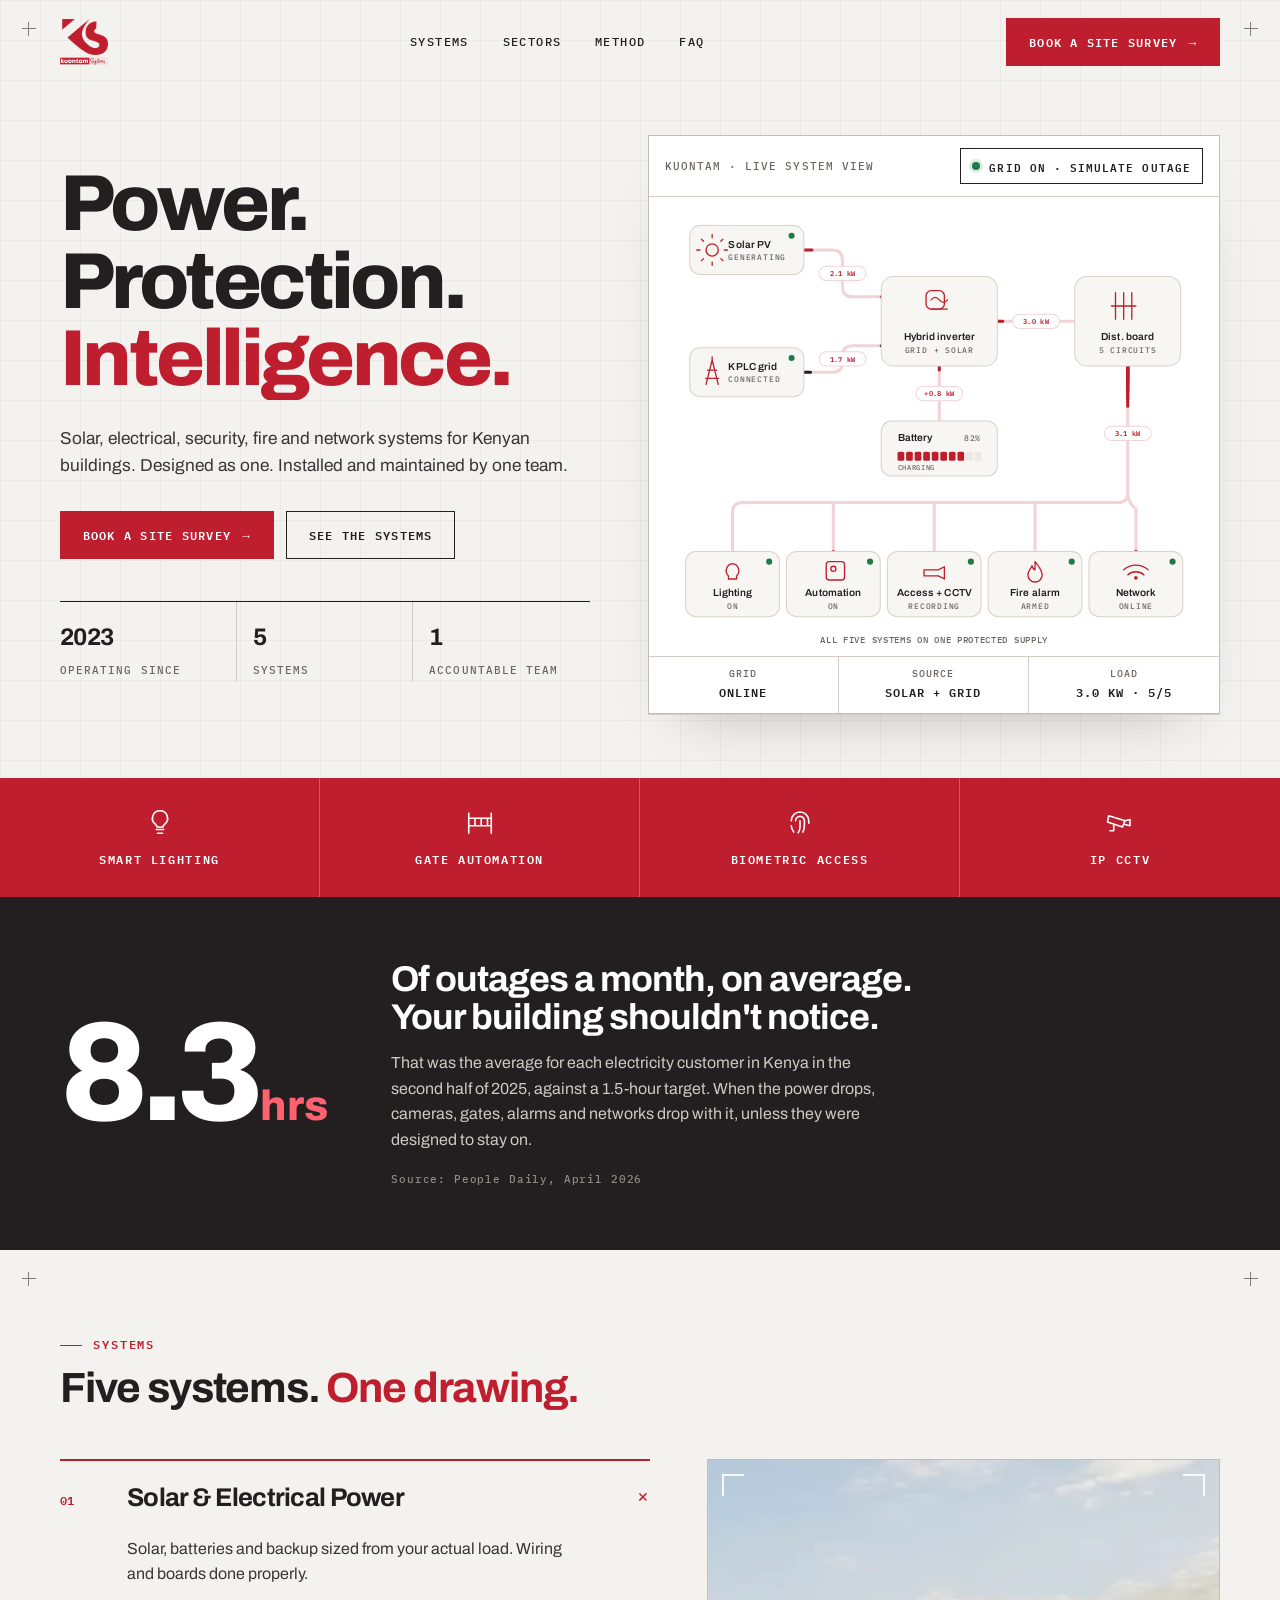
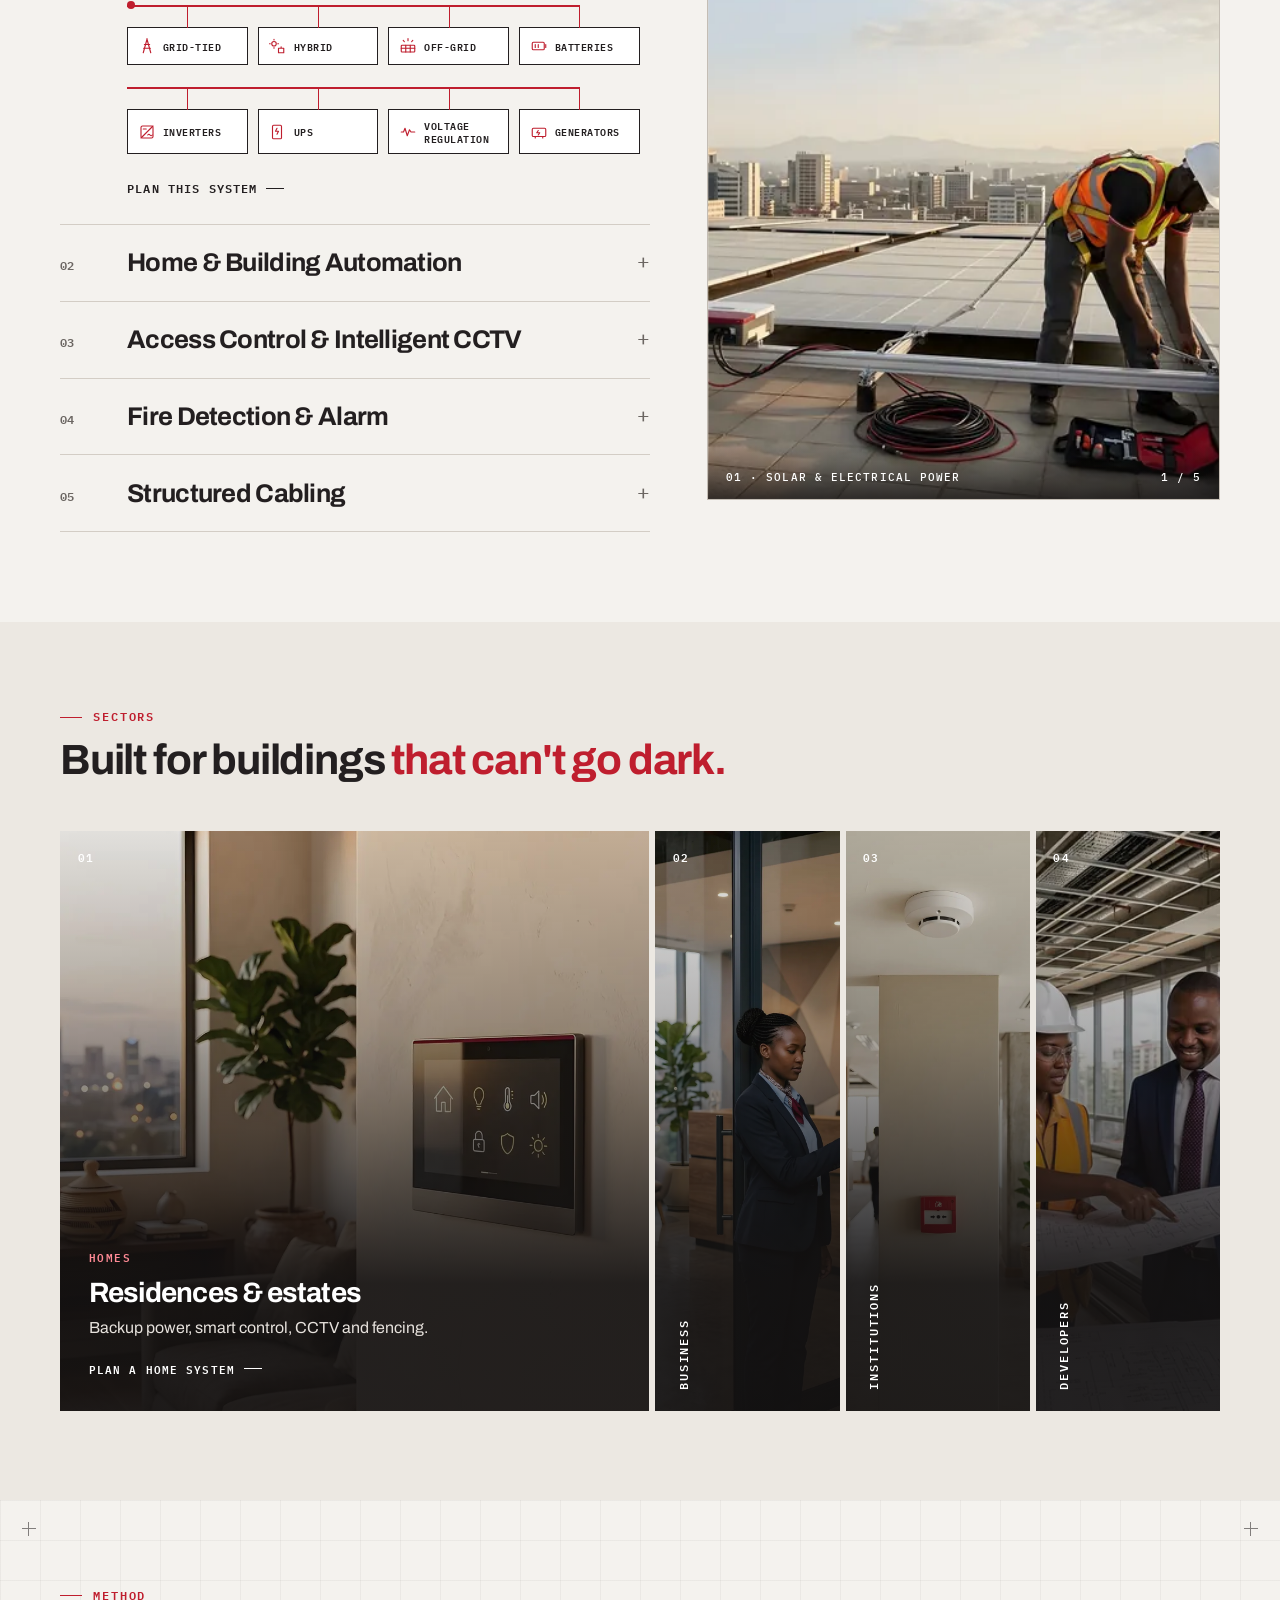
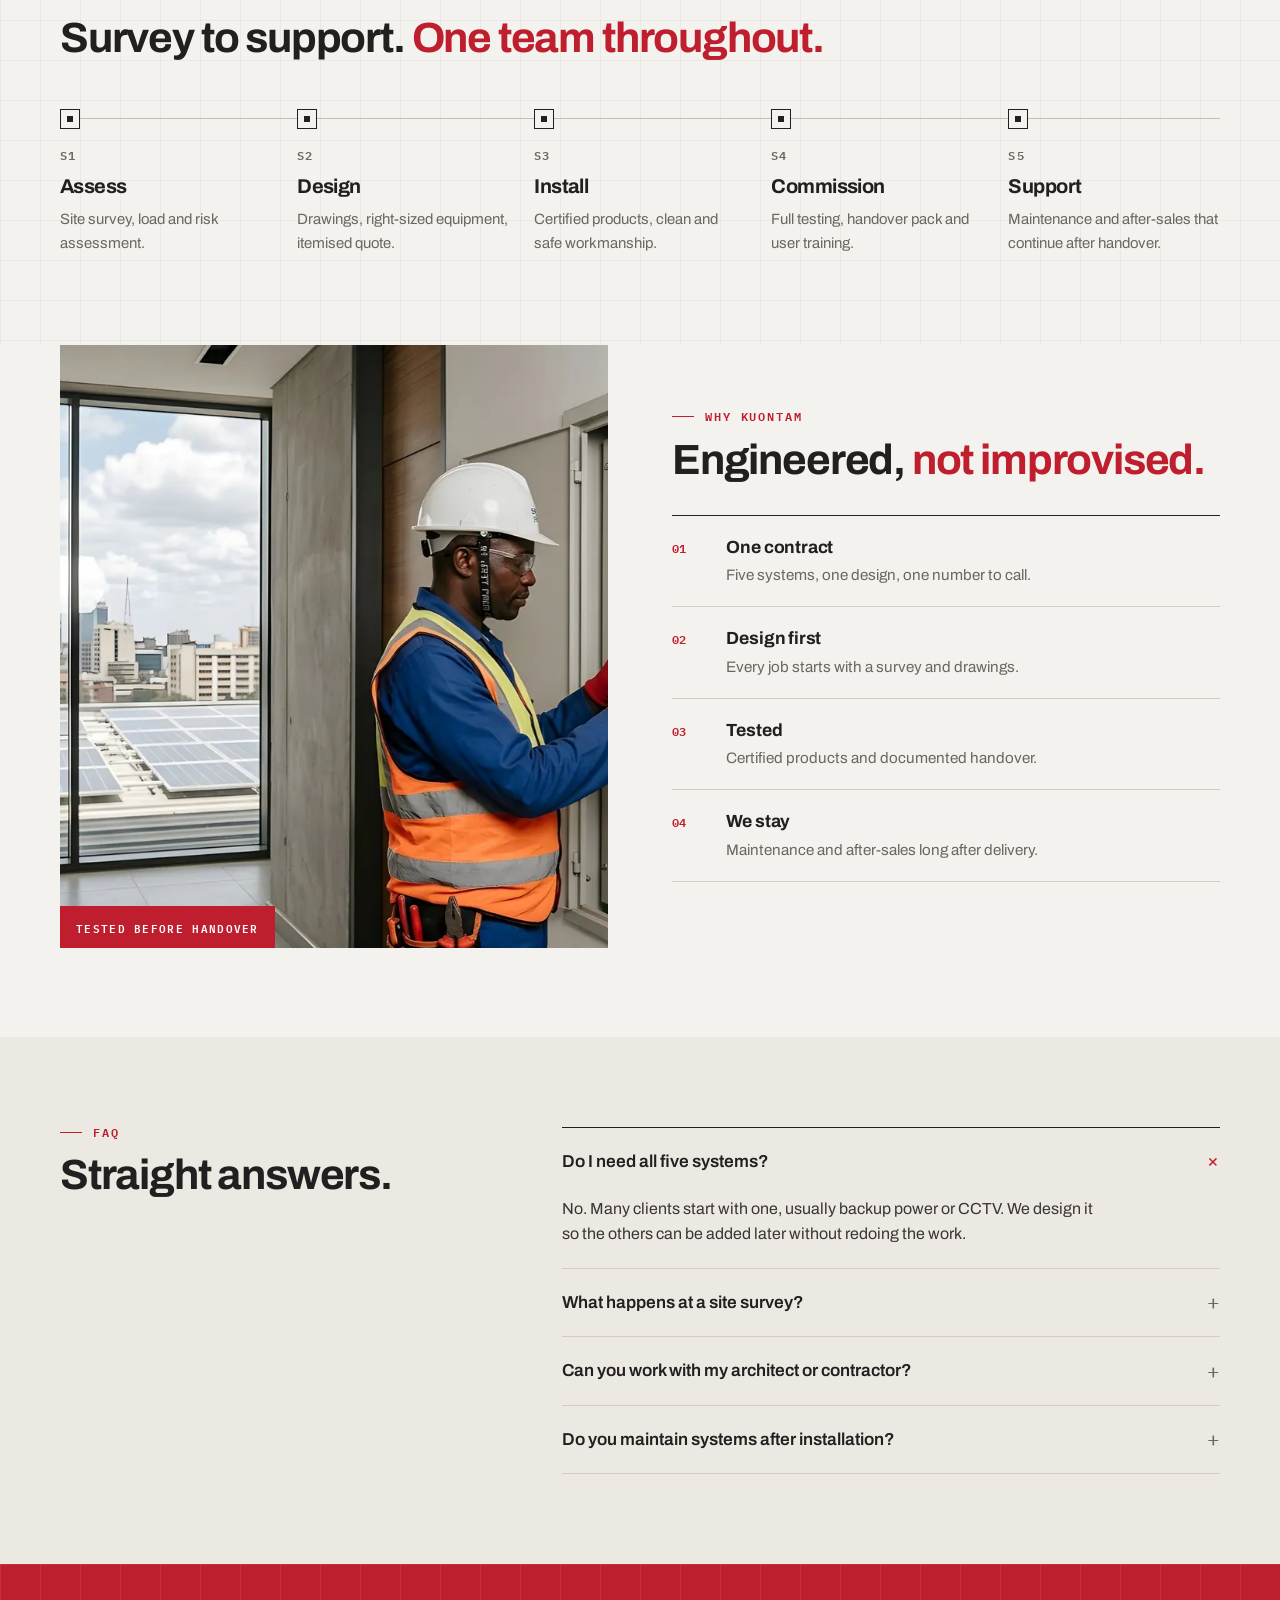
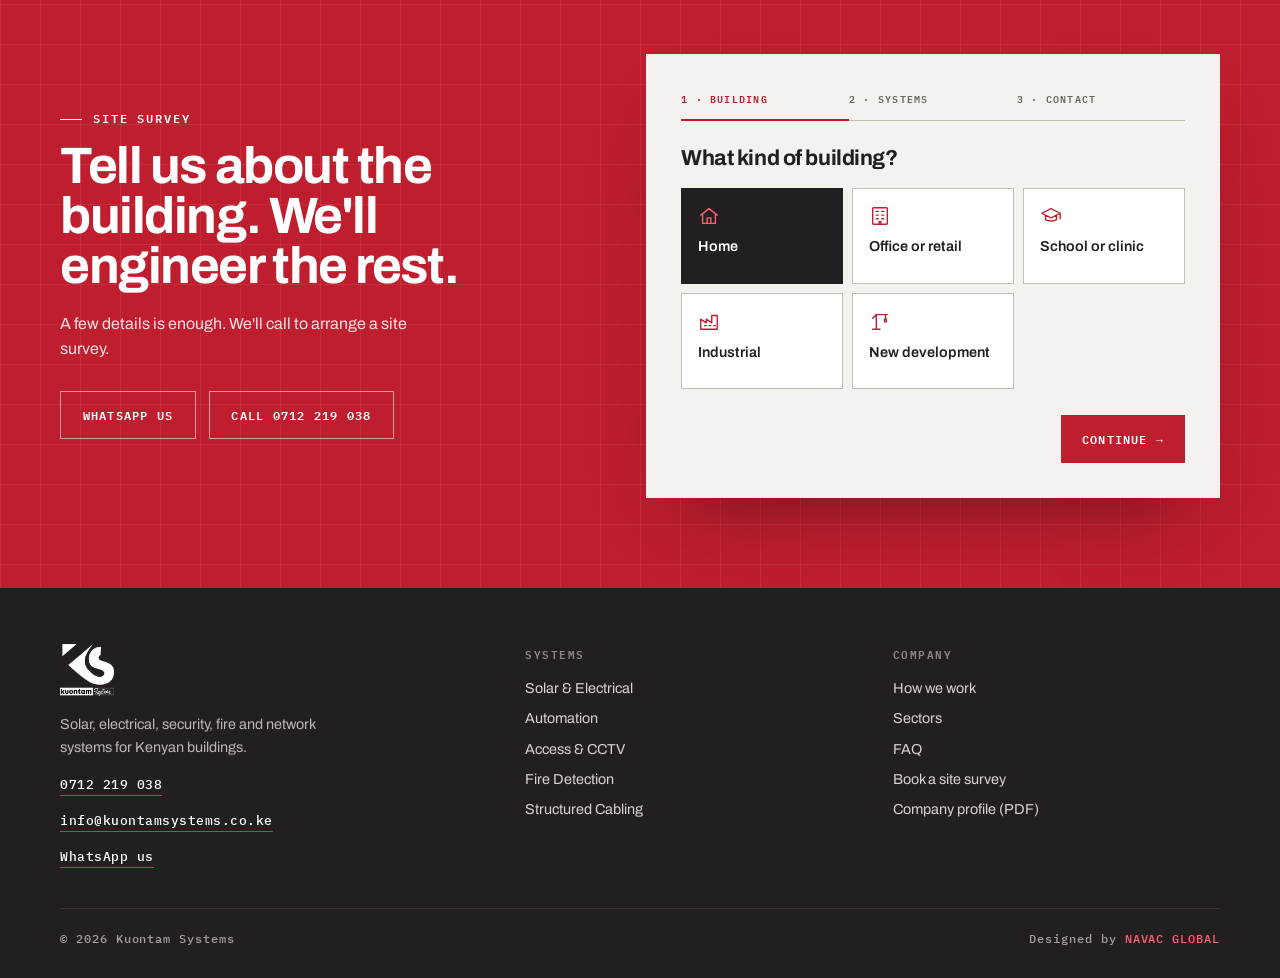
<file: public/index.html>
<!doctype html>
<html lang="en"><head><meta charset="utf-8"><meta name="viewport" content="width=device-width,initial-scale=1,viewport-fit=cover">
<title>Solar, CCTV, Fire &amp; Electrical Systems in Nairobi | Kuontam Systems</title>
<meta name="description" content="Kuontam Systems designs, installs and maintains solar and backup power, electrical works, automation, access control and CCTV, fire alarms and structured cabling for homes and businesses in Nairobi and across Kenya. Book a site survey.">
<link rel="canonical" href="https://kuontamsystems.co.ke/">
<script type="application/ld+json">{"@context":"https://schema.org","@graph":[{"@type":"Electrician","@id":"https://kuontamsystems.co.ke/#business","name":"Kuontam Systems","legalName":"Kuontam Systems Limited","url":"https://kuontamsystems.co.ke/","logo":"https://kuontamsystems.co.ke/img/logo_red_w.png","image":"https://kuontamsystems.co.ke/og.jpg","email":"info@kuontamsystems.co.ke","description":"Kuontam Systems designs and installs solar and electrical power, automation, access control and CCTV, fire detection and structured cabling for Kenyan buildings.","slogan":"Power. Protection. Intelligence.","foundingDate":"2023","address":{"@type":"PostalAddress","postOfficeBoxNumber":"9129","postalCode":"00200","addressLocality":"Nairobi","addressCountry":"KE"},"areaServed":[{"@type":"City","name":"Nairobi"},{"@type":"Country","name":"Kenya"}],"knowsAbout":["Solar power systems","Electrical installation","Building automation","Access control","CCTV","Fire detection and alarm systems","Structured cabling"],"hasOfferCatalog":{"@type":"OfferCatalog","name":"Building systems","itemListElement":[{"@type":"Offer","itemOffered":{"@type":"Service","name":"Solar & electrical power","description":"Solar PV, hybrid inverters, battery backup and electrical installation."}},{"@type":"Offer","itemOffered":{"@type":"Service","name":"Home & building automation","description":"Lighting, climate and appliance control for homes and buildings."}},{"@type":"Offer","itemOffered":{"@type":"Service","name":"Access control & intelligent CCTV","description":"Biometric and card access, gates and CCTV surveillance."}},{"@type":"Offer","itemOffered":{"@type":"Service","name":"Fire detection & alarm","description":"Smoke and heat detection, call points and fire alarm panels."}},{"@type":"Offer","itemOffered":{"@type":"Service","name":"Structured cabling","description":"Data and network cabling, racks and Wi-Fi for offices and homes."}}]},"telephone":"+254712219038","contactPoint":{"@type":"ContactPoint","contactType":"customer service","telephone":"+254712219038","email":"info@kuontamsystems.co.ke","areaServed":"KE","availableLanguage":["English","Swahili"]}},{"@type":"WebSite","@id":"https://kuontamsystems.co.ke/#website","url":"https://kuontamsystems.co.ke/","name":"Kuontam Systems","inLanguage":"en-KE","publisher":{"@id":"https://kuontamsystems.co.ke/#business"}}]}</script>
<meta property="og:type" content="website">
<meta property="og:site_name" content="Kuontam Systems">
<meta property="og:title" content="Kuontam Systems · Power. Protection. Intelligence.">
<meta property="og:description" content="Solar, electrical, security, fire and network systems for Kenyan buildings. Designed as one. Installed and maintained by one team.">
<meta property="og:url" content="https://kuontamsystems.co.ke/">
<meta property="og:image" content="https://kuontamsystems.co.ke/og.jpg">
<meta property="og:image:secure_url" content="https://kuontamsystems.co.ke/og.jpg">
<meta property="og:image:type" content="image/jpeg">
<meta property="og:image:width" content="1200">
<meta property="og:image:height" content="630">
<meta property="og:image:alt" content="Kuontam Systems: Power. Protection. Intelligence.">
<meta name="twitter:card" content="summary_large_image">
<meta name="twitter:title" content="Kuontam Systems · Power. Protection. Intelligence.">
<meta name="twitter:description" content="Solar, electrical, security, fire and network systems for Kenyan buildings. Designed as one. Installed and maintained by one team.">
<meta name="twitter:image" content="https://kuontamsystems.co.ke/og.jpg">
<meta name="theme-color" content="#BF1E2E">
<link rel="icon" type="image/png" href="img/favicon.png">
<link rel="apple-touch-icon" href="img/apple-touch-icon.png">
<meta property="og:locale" content="en_KE">
<link rel="stylesheet" href="fonts.css">
<style>
/* Layout: drafting sheet. 1240px container on a 40px grid; every section is a numbered sheet; one live red wire (the brand) runs through it all. Deliberate single light look. */
:root{
  --paper:#F4F2EE;--paper2:#ECE8E2;--paper3:#E4DFD8;--ink:#231F20;--ink2:#3A3536;--mute:#6B6662;--line:#D3CDC5;--line2:#C4BDB4;
  --red:#BF1E2E;--red2:#9E1724;--redglow:rgba(191,30,46,.14);--ok:#1F7A45;--white:#fff;
  --display:'Archivo',system-ui,sans-serif;--mono:'IBM Plex Mono',ui-monospace,monospace;
  --ease:cubic-bezier(.2,.75,.15,1);--gut:clamp(16px,4vw,40px);color-scheme:light}
*{box-sizing:border-box;margin:0;padding:0}
html{scroll-behavior:smooth;scroll-padding-top:84px}
body{background:var(--paper);color:var(--ink);font:400 16px/1.6 var(--display);overflow-x:hidden;-webkit-font-smoothing:antialiased;text-rendering:optimizeLegibility}
img{max-width:100%;display:block}
a{color:inherit;text-decoration:none}
button{font:inherit;color:inherit;background:none;border:0;cursor:pointer}
::selection{background:var(--red);color:#fff}
.wrap{max-width:1240px;margin:0 auto;padding-inline:var(--gut)}
.grid-bg{background-image:linear-gradient(to right,rgba(35,31,32,.045) 1px,transparent 1px),linear-gradient(to bottom,rgba(35,31,32,.045) 1px,transparent 1px);background-size:40px 40px}
.mono{font-family:var(--mono)}
.eyebrow{display:flex;align-items:center;gap:.7rem;font:600 .72rem/1 var(--mono);letter-spacing:.16em;text-transform:uppercase;color:var(--red)}
.eyebrow:before{content:"";width:22px;height:1px;background:currentColor}
.sheet{font:500 .68rem var(--mono);letter-spacing:.12em;text-transform:uppercase;color:var(--mute)}
h1,h2,h3{font-family:var(--display);text-wrap:balance;letter-spacing:-.028em}
h2{font-size:clamp(1.85rem,3.3vw,2.75rem);line-height:1.04;font-weight:700}
h2 em{font-style:normal;color:var(--red)}
.lead{font-size:clamp(1.05rem,1.35vw,1.18rem);color:var(--ink2);max-width:52ch;line-height:1.55}
section{padding-block:clamp(4rem,7vw,6.5rem);position:relative}
.sec-head{display:grid;grid-template-columns:1fr auto;gap:1.5rem 3rem;align-items:end;margin-bottom:clamp(2rem,4vw,3rem)}
.sec-head h2{margin-top:1rem}
@media(max-width:860px){.sec-head{grid-template-columns:1fr}}
/* registration marks on sheets */
.reg{position:absolute;width:14px;height:14px;pointer-events:none;opacity:.55}
.reg:before,.reg:after{content:"";position:absolute;background:var(--ink)}
.reg:before{left:6px;top:0;width:1px;height:14px}.reg:after{top:6px;left:0;height:1px;width:14px}
.reg.tl{top:22px;left:22px}.reg.tr{top:22px;right:22px}
@media(max-width:700px){.reg{display:none}}

/* buttons: red fill sweeps in like current through a wire */
.btn{position:relative;overflow:hidden;isolation:isolate;display:inline-flex;align-items:center;gap:.7rem;min-height:48px;padding:0 1.35rem;font:600 .78rem var(--mono);letter-spacing:.1em;text-transform:uppercase;border:1px solid var(--ink);transition:color .35s var(--ease),border-color .35s}
.btn:before{content:"";position:absolute;inset:0;z-index:-1;background:var(--ink);transform:scaleX(0);transform-origin:left;transition:transform .45s var(--ease)}
.btn:hover:before{transform:scaleX(1)}
.btn:hover{color:#fff}
.btn .ar{display:inline-block;transition:transform .35s var(--ease)}
.btn:hover .ar{transform:translateX(4px)}
.btn.red{background:var(--red);border-color:var(--red);color:#fff}
.btn.red:before{background:var(--ink)}
.btn.red:hover{border-color:var(--ink)}
.btn.inv{border-color:rgba(255,255,255,.55);color:#fff}
.btn.inv:before{background:#fff}.btn.inv:hover{color:var(--red)}
:focus-visible{outline:2px solid var(--red);outline-offset:3px}

/* progress wire + nav */
.wire-top{position:fixed;top:0;left:0;height:2px;width:100%;transform-origin:left;transform:scaleX(var(--sp,0));background:var(--red);z-index:60}
nav.top{position:fixed;top:0;left:0;right:0;z-index:50;transition:background .4s,border-color .4s,height .4s;border-bottom:1px solid transparent}
nav.top .wrap{display:flex;align-items:center;justify-content:space-between;height:84px;gap:1.5rem;transition:height .4s var(--ease)}
nav.top.solid{background:rgba(244,242,238,.9);backdrop-filter:blur(12px) saturate(1.2);-webkit-backdrop-filter:blur(12px);border-color:var(--line)}
nav.top.solid .wrap{height:68px}
nav .logo img{height:46px;width:auto;transition:height .4s var(--ease)}
nav.top.solid .logo img{height:38px}
nav ul{display:flex;gap:2.1rem;list-style:none;font:500 .74rem var(--mono);letter-spacing:.12em;text-transform:uppercase}
nav ul a{position:relative;padding-block:.4rem}
nav ul a:after{content:"";position:absolute;left:0;right:0;bottom:0;height:1px;background:var(--red);transform:scaleX(0);transform-origin:right;transition:transform .35s var(--ease)}
nav ul a:hover:after,nav ul a.act:after{transform:scaleX(1);transform-origin:left}
nav ul a.act{color:var(--red)}
/* mobile menu: floating pill + thumb sheet (≤960px) */
.mpill,.mdim,.msheet{display:none}
@media(max-width:960px){nav ul,nav .btn{display:none}
 .mpill{position:fixed;left:50%;bottom:calc(18px + env(safe-area-inset-bottom));transform:translateX(-50%);z-index:58;display:flex;align-items:center;gap:.6rem;background:var(--ink);color:#fff;border-radius:999px;padding:.85rem 1.25rem .85rem 1rem;min-height:48px;font:600 .68rem var(--mono);letter-spacing:.14em;text-transform:uppercase;box-shadow:0 14px 30px -12px rgba(0,0,0,.5);transition:background .4s,transform .5s var(--ease),opacity .4s}
 .mpill .dot{width:8px;height:8px;border-radius:50%;background:var(--red);box-shadow:0 0 0 4px rgba(191,30,46,.28);transition:.4s}
 .mpill .t2{display:none}
 .mopen .mpill{background:var(--red)}.mopen .mpill .dot{background:#fff;box-shadow:none}.mopen .mpill .t1{display:none}.mopen .mpill .t2{display:inline}
 .mpill.away{transform:translate(-50%,140%);opacity:0;pointer-events:none}
 .mdim{display:block;position:fixed;inset:0;z-index:56;background:rgba(35,31,32,.45);backdrop-filter:blur(3px);-webkit-backdrop-filter:blur(3px);opacity:0;pointer-events:none;transition:opacity .5s}
 .mopen .mdim{opacity:1;pointer-events:auto}
 .msheet{display:block;position:fixed;left:8px;right:8px;bottom:calc(8px + env(safe-area-inset-bottom));z-index:57;max-width:520px;margin:0 auto;background:var(--paper);border-radius:22px;padding:14px 14px 84px;transform:translateY(115%);transition:transform .7s var(--ease);visibility:hidden}
 .mopen .msheet{transform:none;visibility:visible}
 .msheet .grab{width:38px;height:4px;border-radius:4px;background:var(--line2);margin:0 auto 12px}
 .msheet .tiles{display:grid;grid-template-columns:1fr 1fr;gap:8px}
 .msheet .tile{background:#fff;border:1px solid var(--line);border-radius:14px;padding:1rem .9rem;display:grid;gap:.55rem;transition:border-color .3s}
 .msheet .tile svg{width:22px;height:22px;stroke:var(--red);fill:none;stroke-width:1.5;stroke-linecap:round;stroke-linejoin:round}
 .msheet .tile b{font:700 1.05rem var(--display);letter-spacing:-.02em}
 .msheet .tile small{font:500 .56rem var(--mono);letter-spacing:.1em;text-transform:uppercase;color:var(--mute)}
 .msheet .tile.act{border-color:var(--red)}
 .msheet .cta{margin-top:8px;display:flex;align-items:center;justify-content:center;gap:.6rem;background:var(--red);color:#fff;border-radius:14px;min-height:52px;font:600 .7rem var(--mono);letter-spacing:.12em;text-transform:uppercase}
 body>footer{padding-bottom:6rem}}
@media(max-width:700px){nav.top .wrap{justify-content:center}}


/* hero */
.hero{padding-top:calc(84px + clamp(2rem,4vw,3.5rem));padding-bottom:clamp(3rem,5vw,4.5rem)}
.hero .wrap{display:grid;grid-template-columns:1fr 1.08fr;gap:clamp(2rem,4.5vw,4.5rem);align-items:center}
.hero h1{font-size:clamp(2.9rem,6.2vw,5.3rem);line-height:.92;font-weight:800;margin:0 0 1.6rem;letter-spacing:-.045em}
.hero h1 .ln{display:block;overflow:hidden;padding-bottom:.06em}
.hero h1 .ln span{display:block;transform:translateY(105%);animation:up .9s var(--ease) forwards}
.hero h1 .ln:nth-child(2) span{animation-delay:.12s}.hero h1 .ln:nth-child(3) span{animation-delay:.24s;color:var(--red)}
@keyframes up{to{transform:none}}
.fade-in{opacity:0;animation:fi .9s var(--ease) forwards}
@keyframes fi{from{opacity:0;transform:translateY(14px)}to{opacity:1;transform:none}}
.hero .ctas{display:flex;flex-wrap:wrap;gap:.8rem;margin-top:2rem}
.spec{display:grid;grid-template-columns:repeat(3,1fr);border-top:1px solid var(--ink);margin-top:2.6rem}
.spec div{padding:1rem .8rem 0 0;border-right:1px solid var(--line)}
.spec div+div{padding-left:1rem}.spec div:last-child{border-right:0}
.spec b{display:block;font-size:1.5rem;font-weight:700;letter-spacing:-.03em;font-variant-numeric:tabular-nums}
.spec small{font:500 .66rem var(--mono);letter-spacing:.1em;text-transform:uppercase;color:var(--mute)}
@media(max-width:960px){.hero .wrap{grid-template-columns:1fr}}

/* the drawing */
.dwg{background:var(--white);border:1px solid var(--line2);position:relative;box-shadow:0 1px 0 var(--line),0 30px 60px -40px rgba(35,31,32,.35)}
.dwg .tb{display:flex;justify-content:space-between;align-items:center;gap:1rem;padding:.75rem 1rem;border-bottom:1px solid var(--line);font:500 .66rem var(--mono);letter-spacing:.1em;text-transform:uppercase;color:var(--mute);flex-wrap:wrap}
.toggle{display:inline-flex;align-items:center;gap:.6rem;border:1px solid var(--ink);padding:.45rem .7rem;font:600 .66rem var(--mono);letter-spacing:.1em;text-transform:uppercase;color:var(--ink);transition:.3s;min-height:36px}
.toggle i{width:8px;height:8px;border-radius:50%;background:var(--ok);box-shadow:0 0 0 3px rgba(31,122,69,.15);transition:.3s}
.toggle:hover{background:var(--ink);color:#fff}
.dwg.out .toggle i{background:var(--red);box-shadow:0 0 0 3px var(--redglow);animation:pulse 1s infinite}
@keyframes pulse{50%{box-shadow:0 0 0 7px rgba(191,30,46,0)}}
.dwg svg{display:block;width:100%;height:auto}
.dwg .ft{display:grid;grid-template-columns:repeat(3,1fr);border-top:1px solid var(--line);font:500 .64rem var(--mono);letter-spacing:.1em;text-transform:uppercase}
.dwg .ft div{padding:.65rem 1rem;border-right:1px solid var(--line);color:var(--mute);text-align:center;display:flex;flex-direction:column;justify-content:center}
.dwg .ft div:last-child{border-right:0}
.dwg .ft b{display:block;color:var(--ink);font-weight:600;font-size:.74rem;margin-top:.15rem;transition:color .3s}
.dwg.out .ft b.src{color:var(--red)}
@media(max-width:700px){.dwg .tb{justify-content:center;text-align:center}}
@media(max-width:600px){.dwg .ft div{padding:.65rem .4rem;letter-spacing:.06em}.dwg .ft b{white-space:nowrap;letter-spacing:.04em}}
/* circuit diagram (B1) */
.dwg .gp,.dwg .dis,.dwg .chg{transition:opacity 1s ease}
.dwg .dis{opacity:0}.dwg.out .dis{opacity:1}.dwg.out .gp,.dwg.out .chg{opacity:0}
.dwg .card rect.c{fill:#F8F6F3;stroke:#D9D2C9;stroke-width:1;transition:stroke .4s,fill .4s}
.dwg .card text{fill:var(--ink);font:600 10px var(--display);letter-spacing:.01em}
.dwg .card text.s{fill:var(--mute);font:500 7.5px var(--mono);letter-spacing:.1em}
.dwg .lk{cursor:pointer;outline:none}
.dwg .lk:hover rect.c,.dwg .lk:focus-visible rect.c,.dwg .lk.on rect.c{stroke:var(--red);fill:#fff}
.dwg .ico{fill:none;stroke:var(--red);stroke-width:1.3;stroke-linecap:round;stroke-linejoin:round}
.dwg .dot{fill:var(--red)}
.dwg .trk{fill:none;stroke:#F2D4D7;stroke-width:3;stroke-linecap:round;stroke-linejoin:round;transition:stroke 1s}
.dwg.out .gl{stroke:#E4DFD8}
.dwg .cp{fill:none;stroke:var(--red);stroke-width:3;stroke-linecap:round;stroke-dasharray:7 93;animation:cpulse 4.8s linear infinite}
.dwg .cp.slow{animation-duration:6.4s}.dwg .cp.alt{stroke:var(--ink)}.dwg .cp.rev{animation-name:cpulser}
@keyframes cpulse{from{stroke-dashoffset:100}to{stroke-dashoffset:0}}
@keyframes cpulser{from{stroke-dashoffset:0}to{stroke-dashoffset:100}}
.dwg .led{fill:var(--ok);transition:fill .8s;animation:breathe 3.6s ease-in-out infinite}
.dwg .card:nth-of-type(odd) .led{animation-delay:-1.2s}
@keyframes breathe{50%{opacity:.45}}
.dwg.out .led.g{fill:var(--red);animation-duration:1.6s}
.dwg .chip rect{fill:#fff;stroke:#F2D4D7;stroke-width:1}
.dwg .chip text{fill:var(--red);font:600 7.2px var(--mono);letter-spacing:.04em}
.dwg .seg{fill:#ECE8E2;transition:fill .6s}.dwg .seg.on{fill:var(--red)}
.dwg .note{font:500 8.5px var(--mono);fill:var(--mute);letter-spacing:.08em}
@media (prefers-reduced-motion:reduce){.dwg .cp{animation:none;stroke-dasharray:none;opacity:.5}.dwg .led{animation:none}}

/* context */
.ctx{background:var(--ink);color:#fff;padding-block:clamp(3rem,5vw,4.5rem);overflow:hidden}
.ctx .wrap{display:grid;grid-template-columns:auto 1fr;gap:clamp(2rem,5vw,5rem);align-items:center}
.ctx .big{font-size:clamp(4.5rem,11vw,9rem);font-weight:800;letter-spacing:-.06em;line-height:.85;font-variant-numeric:tabular-nums}
.ctx .big em{font-style:normal;font-size:.3em;letter-spacing:-.01em;color:#ff6170;margin-left:.3rem}
.ctx h2{font-size:clamp(1.6rem,2.8vw,2.3rem);color:#fff}
.ctx p{color:#cfc9c4;margin-top:.9rem;max-width:56ch}
.ctx small{display:block;margin-top:1.2rem;font:500 .66rem var(--mono);letter-spacing:.08em;color:#8f8a86}
@media(max-width:800px){.ctx .wrap{grid-template-columns:1fr;gap:1.2rem}}

/* systems */
.svc{display:grid;grid-template-columns:1.15fr 1fr;gap:clamp(2rem,4.5vw,4.5rem);align-items:start}
.rows{border-top:1px solid var(--ink);counter-reset:r}
.row{border-bottom:1px solid var(--line);position:relative}
.row:before{content:"";position:absolute;left:0;top:-1px;height:2px;width:100%;background:var(--red);transform:scaleX(0);transform-origin:left;transition:transform .6s var(--ease)}
.row.on:before{transform:scaleX(1)}
.row button{width:100%;text-align:left;display:grid;grid-template-columns:3.2rem 1fr 2rem;gap:1rem;padding:1.45rem 0;align-items:start}
.row .n{font:600 .78rem var(--mono);color:var(--mute);padding-top:.45rem;transition:color .3s}
.row.on .n{color:var(--red)}
.row h3{font-size:clamp(1.25rem,2vw,1.65rem);font-weight:700;line-height:1.15;transition:transform .4s var(--ease)}
.row:hover h3{transform:translateX(6px)}
.row .pl{font:400 1.3rem var(--mono);color:var(--mute);transition:transform .4s var(--ease),color .3s;justify-self:end}
.row.on .pl{transform:rotate(45deg);color:var(--red)}
.row .body{display:grid;grid-template-rows:0fr;transition:grid-template-rows .55s var(--ease)}
.row.on .body{grid-template-rows:1fr}
.row .body>div{overflow:hidden;padding-left:4.2rem}
.row .body p{color:var(--ink2);max-width:50ch}
.chips{display:flex;flex-wrap:wrap;gap:.4rem;margin:.9rem 0 1.5rem}
.chips span{font:500 .66rem var(--mono);letter-spacing:.06em;text-transform:uppercase;border:1px solid var(--line2);padding:.35rem .55rem;background:var(--white)}
.svc-img{position:sticky;top:96px;aspect-ratio:4/5;overflow:hidden;background:var(--paper3);border:1px solid var(--line2)}
.svc-img img{position:absolute;inset:0;width:100%;height:100%;object-fit:cover;clip-path:inset(0 0 0 100%);transition:clip-path .9s var(--ease),transform 1.4s var(--ease);transform:scale(1.08)}
.svc-img img.on{clip-path:inset(0 0 0 0);transform:scale(1);z-index:1}
.svc-img .cap{position:absolute;z-index:2;left:0;right:0;bottom:0;padding:1.6rem 1.1rem .9rem;display:flex;justify-content:space-between;font:500 .68rem var(--mono);letter-spacing:.1em;text-transform:uppercase;color:#fff;background:linear-gradient(transparent,rgba(20,18,18,.78))}
.svc-img .crn{position:absolute;z-index:2;width:22px;height:22px;border:2px solid #fff;opacity:.9}
.crn.a{top:14px;left:14px;border-right:0;border-bottom:0}.crn.b{top:14px;right:14px;border-left:0;border-bottom:0}
@media(max-width:960px){.svc{grid-template-columns:1fr}.svc-img{position:relative;top:0;aspect-ratio:16/11;order:-1}.row .body>div{padding-left:0}}

/* wired components */
.row .body>div{padding-bottom:0}
.row .body .bus+.cta{margin-top:.3rem;margin-bottom:1.6rem}
.row .body p:first-child{margin-bottom:1.1rem}
.ico{width:18px;height:18px;flex:none;stroke:currentColor;fill:none;stroke-width:1.5;stroke-linecap:round;stroke-linejoin:round}
.bus{position:relative;padding-top:23px;margin-bottom:1.2rem}
.bus:after{content:"";position:absolute;top:-3px;left:0;z-index:1;width:8px;height:8px;border-radius:50%;background:var(--red);opacity:0;animation:run 7s linear infinite}
.row.on .bus:after{opacity:1}
@keyframes run{from{left:0}to{left:calc(100% - 8px)}}
.nodes{display:grid;grid-template-columns:repeat(4,1fr);gap:44px 0}
.node{position:relative;margin-right:10px;display:flex;align-items:center;gap:.45rem;min-width:0;border:1px solid var(--ink);background:var(--white);padding:.55rem .6rem;font:600 .62rem/1.3 var(--mono);letter-spacing:.05em;text-transform:uppercase;transition:background .4s,color .4s,border-color .4s;cursor:default}
.node:before{content:"";position:absolute;left:50%;top:-23px;width:1px;height:23px;background:var(--red)}
.node:after{content:"";position:absolute;left:-1px;right:-11px;top:-23px;height:2px;background:var(--red);transform:scaleX(0);transform-origin:left;transition:transform .9s var(--ease)}
.row.on .node:after{transform:scaleX(1)}
.node:nth-child(4n):after,.node:last-child:after{right:50%}
.node .ico{color:var(--red);transition:color .4s}
.node:hover,.node:focus-visible{background:var(--red);border-color:var(--red);color:#fff;outline:0}
.node:hover .ico,.node:focus-visible .ico{color:#fff}
.cta{display:inline-flex;align-items:center;gap:.55rem;font:600 .72rem var(--mono);letter-spacing:.1em;text-transform:uppercase;color:var(--ink)}
.cta i{display:inline-block;width:18px;height:1px;background:currentColor;transition:width .5s var(--ease)}
.cta:hover{color:var(--red)}.cta:hover i{width:34px}
@media(max-width:560px){.nodes{grid-template-columns:1fr 1fr}.node:nth-child(2n):after{right:50%}.node:nth-child(4n+1):after{right:-11px}}
/* sectors */
.panels{display:flex;gap:6px;height:clamp(440px,48vw,580px)}
.pn{position:relative;flex:1;overflow:hidden;color:#fff;transition:flex 1.1s var(--ease);min-width:0}
.pn.on{flex:3.2}
.pn img{position:absolute;inset:0;width:100%;height:100%;object-fit:cover;transition:transform 1.6s var(--ease)}
.pn.on img{transform:scale(1.03)}
.pn:after{content:"";position:absolute;inset:0;background:linear-gradient(to top,rgba(20,18,18,.92) 22%,rgba(20,18,18,.35) 65%,rgba(20,18,18,.08))}
.pn .v{position:absolute;z-index:1;left:1.1rem;bottom:1.3rem;writing-mode:vertical-rl;transform:rotate(180deg);font:600 .74rem var(--mono);letter-spacing:.16em;text-transform:uppercase;transition:opacity .5s}
.pn.on .v{opacity:0}
.pn .num{position:absolute;z-index:1;top:1rem;left:1.1rem;font:600 .7rem var(--mono);letter-spacing:.1em}
.pn .tx{position:absolute;z-index:1;left:0;right:0;bottom:0;padding:1.8rem;max-width:480px;opacity:0;transform:translateY(24px);transition:opacity .6s,transform .9s var(--ease)}
.pn.on .tx{opacity:1;transform:none;transition-delay:.35s}
.pn .tag{font:600 .66rem var(--mono);letter-spacing:.14em;text-transform:uppercase;color:#ff8a95}
.pn h3{margin:.5rem 0 .4rem;font-size:1.75rem;line-height:1.1}
.pn p{margin:0 0 1rem;color:#e6e1dc}
.pn .go{display:inline-flex;align-items:center;gap:.55rem;font:600 .7rem var(--mono);letter-spacing:.1em;text-transform:uppercase}
.pn .go i{display:inline-block;width:18px;height:1px;background:currentColor;transition:width .6s var(--ease)}
.pn:hover .go i{width:34px}
@media(max-width:800px){.panels{flex-direction:column;height:auto}.pn,.pn.on{flex:none;height:300px}.pn .v{display:none}.pn .tx{opacity:1;transform:none}}
@media(max-width:700px){.pn,.pn.on{height:240px}.pn .tx{max-width:none;padding:1.4rem 1.2rem;text-align:center}.pn h3{font-size:1.4rem;margin:.4rem 0 .7rem}.pn p{display:none}.pn .go{justify-content:center}}

/* method */
.proc{display:grid;grid-template-columns:repeat(5,1fr);gap:1.6rem;position:relative;padding-top:2.2rem}
.proc .track{position:absolute;left:0;right:0;top:9px;height:1px;background:var(--line2)}
.proc .fill{position:absolute;left:0;top:8px;height:3px;width:100%;background:var(--red);transform-origin:left;transform:scaleX(var(--p,0));transition:transform .2s linear}
.st{position:relative}
.st .dot{position:absolute;top:-2.2rem;left:0;width:20px;height:20px;border:1px solid var(--ink);background:var(--paper);display:grid;place-items:center;transition:.4s var(--ease)}
.st .dot:after{content:"";width:6px;height:6px;background:var(--ink);transition:.4s}
.st.on .dot{border-color:var(--red);background:var(--red)}
.st.on .dot:after{background:#fff}
.st .n{font:600 .72rem var(--mono);color:var(--mute);letter-spacing:.1em;transition:color .4s}
.st.on .n{color:var(--red)}
.st h3{font-size:1.25rem;margin:.35rem 0 .35rem}
.st p{font-size:.93rem;color:var(--mute)}
@media(max-width:900px){.proc{grid-template-columns:1fr;gap:1.6rem;padding-top:0;padding-left:2.4rem}.proc .track{left:9px;right:auto;top:0;bottom:0;width:1px;height:auto}.proc .fill{left:8px;top:0;width:3px;height:100%;transform:scaleY(var(--p,0));transform-origin:top}.st .dot{top:0;left:-2.4rem}}

/* why */
.why{display:grid;grid-template-columns:1fr 1fr;gap:clamp(2rem,5vw,5rem);align-items:center}
.why .ph{aspect-ratio:4/4.4;overflow:hidden;position:relative}
.why .ph img{width:100%;height:115%;object-fit:cover;transform:translateY(var(--py,0));will-change:transform}
.why .ph .lbl{position:absolute;left:0;bottom:0;background:var(--red);color:#fff;font:600 .68rem var(--mono);letter-spacing:.12em;text-transform:uppercase;padding:.7rem 1rem}
.why ul{list-style:none;margin-top:2rem;border-top:1px solid var(--ink)}
.why li{display:grid;grid-template-columns:2.4rem 1fr;gap:1rem;padding:1.15rem 0;border-bottom:1px solid var(--line);transition:background .3s}
.why li:hover{background:linear-gradient(90deg,var(--redglow),transparent 70%)}
.why li b{font:600 .72rem var(--mono);color:var(--red);padding-top:.25rem}
.why li strong{display:block;font-size:1.1rem;font-weight:700;letter-spacing:-.01em}
.why li span{color:var(--mute);font-size:.95rem}
@media(max-width:900px){.why{grid-template-columns:1fr}.why .ph{aspect-ratio:16/11}}

/* faq */
.faq{display:grid;grid-template-columns:.8fr 1.2fr;gap:clamp(2rem,5vw,5rem)}
.qa{border-top:1px solid var(--ink)}
.qa details{border-bottom:1px solid var(--line)}
.qa summary{list-style:none;display:flex;justify-content:space-between;gap:1rem;padding:1.25rem 0;font-weight:600;font-size:1.08rem;cursor:pointer;align-items:center}
.qa summary::-webkit-details-marker{display:none}
.qa summary:after{content:"+";font:400 1.3rem var(--mono);color:var(--mute);transition:transform .4s var(--ease),color .3s}
.qa details[open] summary:after{transform:rotate(45deg);color:var(--red)}
.qa summary:hover{color:var(--red)}
.qa p{color:var(--ink2);padding:0 0 1.3rem;max-width:60ch}
@media(max-width:900px){.faq{grid-template-columns:1fr}}

/* quote */
.quote{background:var(--red);color:#fff;overflow:hidden}
.quote .grid-bg{position:absolute;inset:0;background-image:linear-gradient(to right,rgba(255,255,255,.07) 1px,transparent 1px),linear-gradient(to bottom,rgba(255,255,255,.07) 1px,transparent 1px);background-size:40px 40px;pointer-events:none}
.quote .wrap{position:relative;display:grid;grid-template-columns:1fr 1.1fr;gap:clamp(2rem,5vw,5rem);align-items:center}
.quote h2{font-size:clamp(2.1rem,4vw,3.4rem);line-height:.98;color:#fff}
.quote .eyebrow{color:#fff}
.quote p.l{color:#ffe1e4;max-width:44ch;margin-top:1.2rem}
.quote .contact{margin-top:2rem;display:grid;gap:.2rem;font:500 .8rem var(--mono);letter-spacing:.04em}
.quote .contact span{opacity:.75;font-size:.66rem;letter-spacing:.12em;text-transform:uppercase}
.i{width:22px;height:22px;stroke:currentColor;fill:none;stroke-width:1.5;stroke-linecap:round;stroke-linejoin:round;flex:none}
.fa{background:var(--paper);color:var(--ink);padding:clamp(1.3rem,3vw,2.2rem);box-shadow:0 40px 80px -40px rgba(0,0,0,.45)}
.fa .steps{position:relative;display:grid;grid-template-columns:repeat(3,1fr);font:600 .64rem var(--mono);letter-spacing:.12em;text-transform:uppercase;color:var(--mute);padding-bottom:.8rem;margin-bottom:1.6rem;border-bottom:1px solid var(--line2)}
.fa .steps span.on{color:var(--red)}
.fa .bar{position:absolute;left:0;bottom:-1px;height:2px;width:33.4%;background:var(--red);transition:width .8s var(--ease)}
.fa fieldset{border:0;padding:0;margin:0;animation:sl .7s var(--ease)}
@keyframes sl{from{opacity:0;transform:translateX(24px)}to{opacity:1;transform:none}}
.fa legend{font:700 1.35rem var(--display);letter-spacing:-.02em;margin-bottom:1.1rem;padding:0}
.fa .tiles{display:grid;grid-template-columns:repeat(auto-fill,minmax(130px,1fr));gap:.6rem}
.fa .tiles label{position:relative;cursor:pointer}
.fa .tiles input{position:absolute;opacity:0}
.fa .tiles span{display:flex;flex-direction:column;gap:.7rem;padding:1rem;min-height:96px;border:1px solid var(--line2);background:#fff;font:600 .9rem var(--display);transition:border-color .35s,background .35s,color .35s,transform .35s var(--ease)}
.fa .tiles span .i{color:var(--red);transition:color .35s}
.fa .tiles label:hover span{transform:translateY(-2px);border-color:var(--ink)}
.fa .tiles input:checked+span{background:var(--ink);border-color:var(--ink);color:#fff}
.fa .tiles input:checked+span .i{color:#ff6170}
.fa .tiles input:focus-visible+span{outline:2px solid var(--red);outline-offset:2px}
.fa .two{display:grid;grid-template-columns:1fr 1fr;gap:1rem}
.fa .f span{display:block;font:600 .62rem var(--mono);letter-spacing:.12em;text-transform:uppercase;color:var(--mute);margin-bottom:.3rem}
.fa .f input{width:100%;min-height:48px;border:0;border-bottom:1px solid var(--line2);background:transparent;font:inherit;font-size:1.05rem;padding:.3rem 0;color:var(--ink);border-radius:0}
.fa .f input:focus{outline:0;border-color:var(--red)}
.fa .full{grid-column:1/-1}
.fa .nav{display:flex;justify-content:space-between;align-items:center;margin-top:1.6rem;gap:1rem}
.fa .nav button{min-height:48px;font:600 .74rem var(--mono);letter-spacing:.1em;text-transform:uppercase;padding:0 1.3rem}
.fa .back{color:var(--mute)}.fa .back:hover{color:var(--ink)}
.fa .next,.fa .sub{background:var(--red);color:#fff;margin-left:auto;transition:background .4s}
.fa .next:hover,.fa .sub:hover{background:var(--ink)}
.fa .ok{font:600 .76rem var(--mono);color:var(--ok);margin-top:1rem}
.fa .err{font:600 .76rem var(--mono);color:var(--red);margin-top:1rem}
.fa .err a{text-decoration:underline}
.fa .hp{position:absolute;left:-9999px;width:1px;height:1px;overflow:hidden}
.fa .f.bad input{border-color:var(--red)}
@media(max-width:520px){.fa .two{grid-template-columns:1fr}}
@media(max-width:900px){.quote .wrap{grid-template-columns:1fr}}

/* footer = drawing title block */
footer{background:var(--ink);color:#d8d3ce;padding-block:3.5rem 2rem;font-size:.9rem}
footer .top{display:grid;grid-template-columns:1.3fr 1fr 1fr;gap:2.5rem;padding-bottom:2.5rem}
footer h3{font:600 .66rem var(--mono);letter-spacing:.14em;text-transform:uppercase;color:#8f8a86;margin-bottom:.9rem}
footer ul{list-style:none;display:grid;gap:.45rem}
footer a{transition:color .25s}footer a:hover{color:#fff}
.fbar{display:flex;justify-content:space-between;flex-wrap:wrap;gap:.8rem 2rem;border-top:1px solid #3e3839;padding-top:1.4rem;font:500 .74rem var(--mono);letter-spacing:.08em;color:#a8a19c}
.fbar a{color:#ff6170;text-decoration:none;transition:color .25s}.fbar a:hover{color:#fff}
.tblock{display:grid;grid-template-columns:2fr repeat(4,1fr);border:1px solid #4a4445;font:500 .66rem var(--mono);letter-spacing:.1em;text-transform:uppercase}
.tblock div{padding:.75rem .9rem;border-right:1px solid #4a4445;color:#8f8a86;min-width:0}
.tblock div:last-child{border-right:0}
.tblock b{display:block;color:#fff;font-weight:600;font-size:.72rem;margin-top:.25rem;letter-spacing:.06em;overflow-wrap:anywhere}
.tblock a b{color:#ff6170}
.fbrand img{height:52px;width:auto;margin-bottom:1.1rem}
.fbrand p{max-width:34ch;color:#bdb7b2}
.fbrand .fmail{display:inline-block;margin-top:1rem;font:500 .8rem var(--mono);letter-spacing:.04em;color:#fff;border-bottom:1px solid rgba(255,97,112,.6);padding-bottom:2px;transition:color .3s,border-color .3s}
.fbrand .fmail:hover{color:#ff6170;border-color:#ff6170}
.fcol summary{list-style:none;pointer-events:none}
.fcol summary::-webkit-details-marker{display:none}
.fcol summary h3{display:flex;justify-content:space-between;align-items:center}
@media(max-width:700px){
 footer{padding-block:2.6rem 1.6rem;text-align:center}
 footer .top{grid-template-columns:1fr;gap:0;padding-bottom:1.8rem}
 .fbrand{display:flex;flex-direction:column;align-items:center;padding-bottom:1.8rem}
 .fbrand img{height:46px;margin-bottom:.9rem}
 .fbrand p{max-width:30ch;font-size:.88rem}
 .fcol{border-top:1px solid #3e3839}
 .fcol:last-of-type{border-bottom:1px solid #3e3839}
 .fcol summary{pointer-events:auto;cursor:pointer;padding:1.05rem 0;min-height:48px}
 .fcol summary h3{margin:0;justify-content:center;gap:.7rem;color:#d8d3ce;font-size:.7rem}
 .fcol summary h3:after{content:"+";font:400 1rem var(--mono);color:#ff6170;transition:transform .45s var(--ease)}
 .fcol[open] summary h3:after{transform:rotate(45deg)}
 .fcol ul{padding:0 0 1.2rem;gap:.7rem;animation:fdrop .5s var(--ease)}
 .fcol a{color:#bdb7b2}
 .fbar{flex-direction:column;align-items:center;text-align:center;gap:.5rem;font-size:.68rem;border-top:0;padding-top:0}
}
@keyframes fdrop{from{opacity:0;transform:translateY(-6px)}to{opacity:1;transform:none}}
@media(min-width:701px) and (max-width:860px){footer .top{grid-template-columns:1fr 1fr}.tblock{grid-template-columns:1fr 1fr}.tblock div{border-bottom:1px solid #4a4445}.tblock div:first-child{grid-column:1/-1}}


/* red band */
.band{display:grid;grid-template-columns:repeat(4,1fr);background:var(--red);color:#fff}
.band .it{display:flex;flex-direction:column;align-items:center;gap:.75rem;padding:1.8rem 1rem;border-right:1px solid rgba(255,255,255,.25);text-align:center;transition:background .5s var(--ease)}
.band .it:last-child{border-right:0}
.band .it:hover{background:rgba(0,0,0,.12)}
.band svg{width:30px;height:30px;stroke-width:1.3;transition:transform .6s var(--ease)}
.band .it:hover svg{transform:translateY(-3px)}
.band span{font:600 .72rem var(--mono);letter-spacing:.14em;text-transform:uppercase}
@media(max-width:700px){.band{grid-template-columns:1fr 1fr}.band .it:nth-child(2){border-right:0}.band .it:nth-child(-n+2){border-bottom:1px solid rgba(255,255,255,.25)}}
@media(max-width:600px){.hero .dwg{margin-inline:calc(-1*var(--gut));border-inline:0}}
/* mobile centring */
@media(max-width:700px){
 .hero .wrap>div:first-child{text-align:center}
 .hero .lead{margin-inline:auto}
 .hero .ctas{justify-content:center}
 .spec{text-align:center}.spec div,.spec div+div{padding:1rem .4rem 0}
 .sec-head{text-align:center;justify-items:center}
 .sec-head .lead{margin-inline:auto}
 .eyebrow{justify-content:center}
 .ctx .wrap{text-align:center;justify-items:center}
 .ctx p{margin-inline:auto}
 .why>div:last-child>.eyebrow,.why>div:last-child>h2{text-align:center}
 .faq>div:first-child{text-align:center}
 .quote .wrap>div:first-child{text-align:center}
 .quote p.l{margin-inline:auto}
 .quote .ctas{justify-content:center}
}
/* scroll reveal */
.rv{opacity:0;transform:translateY(26px);transition:opacity .9s var(--ease),transform .9s var(--ease)}
.rv.in{opacity:1;transform:none}
.rv[data-d="1"]{transition-delay:.08s}.rv[data-d="2"]{transition-delay:.16s}.rv[data-d="3"]{transition-delay:.24s}.rv[data-d="4"]{transition-delay:.32s}
.mask{overflow:hidden}.mask>span{display:inline-block;transform:translateY(105%);transition:transform 1s var(--ease)}
.mask.in>span{transform:none}
@media (prefers-reduced-motion:reduce){*,*:before,*:after{animation-duration:.001s!important;animation-delay:0s!important;transition-duration:.001s!important}html{scroll-behavior:auto}.rv{opacity:1;transform:none}.mask>span,.hero h1 .ln span{transform:none}}

/* company profile: in-page viewer (opened from the footer link) */
.pv{position:fixed;inset:0;z-index:80;display:flex;flex-direction:column;background:rgba(28,26,27,.72);backdrop-filter:blur(6px);-webkit-backdrop-filter:blur(6px);opacity:0;visibility:hidden;transition:opacity .45s,visibility 0s .45s}
.pv.open{opacity:1;visibility:visible;transition:opacity .45s}
.pv .pvbar{display:flex;align-items:center;gap:1rem;padding:.7rem var(--gut);background:var(--paper);border-bottom:1px solid var(--line2);transform:translateY(-100%);transition:transform .6s var(--ease)}
.pv.open .pvbar{transform:none}
.pv .pvt{display:grid;line-height:1.2;min-width:0}
.pv .pvt b{font:700 1rem var(--display);letter-spacing:-.02em}
.pv .pvt span{font:500 .6rem var(--mono);letter-spacing:.12em;text-transform:uppercase;color:var(--mute);white-space:nowrap;overflow:hidden;text-overflow:ellipsis}
.pv .pvbar .sp{flex:1}
.pv .pvn{font:600 .66rem var(--mono);letter-spacing:.1em;color:var(--mute)}
.pv .pdl{display:inline-flex;align-items:center;gap:.55rem;background:var(--red);color:#fff;min-height:44px;padding:0 1.1rem;font:600 .7rem var(--mono);letter-spacing:.12em;text-transform:uppercase;transition:background .3s}
.pv .pdl:hover{background:var(--red2)}
.pv .px{width:44px;height:44px;border:1px solid var(--ink);display:grid;place-items:center;font-size:1.2rem;line-height:1}
.pv .pvs{flex:1;overflow-y:auto;overscroll-behavior:contain;padding:1.6rem var(--gut) 3rem;display:grid;justify-items:center;gap:1.2rem}
.pv .pvs img{width:min(820px,100%);height:auto;aspect-ratio:909/1287;background:#fff;box-shadow:0 30px 60px -30px rgba(0,0,0,.6);opacity:0;transform:translateY(16px);transition:opacity .6s,transform .8s var(--ease)}
.pv.open .pvs img{opacity:1;transform:none}
.pv.open .pvs img:nth-child(2){transition-delay:.08s}
body.pvlock{overflow:hidden}
@media(max-width:700px){.pv .pvn{display:none}.pv .pdl span{display:none}.pv .pdl{padding:0 .9rem}.pv .pvs{padding:1rem .6rem 6rem;gap:.7rem}}
.msheet .mcall{display:block;text-align:center;margin-top:10px;font:600 .7rem var(--mono);letter-spacing:.12em;text-transform:uppercase;color:var(--ink);padding:.7rem 0}

/* WhatsApp chat window */
.wadim{position:fixed;inset:0;z-index:84;background:rgba(28,26,27,.5);backdrop-filter:blur(3px);-webkit-backdrop-filter:blur(3px);opacity:0;visibility:hidden;transition:opacity .4s,visibility 0s .4s}
.wadim.on{opacity:1;visibility:visible;transition:opacity .4s}
.wa{position:fixed;right:24px;bottom:24px;z-index:85;width:400px;max-width:calc(100% - 32px);background:var(--paper);color:var(--ink);box-shadow:0 40px 80px -30px rgba(0,0,0,.55);transform:translateY(24px) scale(.97);transform-origin:bottom right;opacity:0;visibility:hidden;transition:transform .5s var(--ease),opacity .35s,visibility 0s .5s}
.wa.on{transform:none;opacity:1;visibility:visible;transition:transform .5s var(--ease),opacity .35s}
.wa .wh{background:var(--ink);color:#fff;padding:.9rem 1rem;display:flex;align-items:center;gap:.75rem}
.wa .av{width:38px;height:38px;background:var(--red);display:grid;place-items:center;font:800 .85rem var(--display);flex:none;position:relative}
.wa .av:after{content:"";position:absolute;right:-3px;bottom:-3px;width:10px;height:10px;border-radius:50%;background:#3ddc84;border:2px solid var(--ink)}
.wa .wh b{display:block;font:600 .95rem var(--display)}
.wa .wh small{font:500 .58rem var(--mono);letter-spacing:.12em;text-transform:uppercase;color:#a8a19c}
.wa .wx{margin-left:auto;width:38px;height:38px;border:1px solid #4a4446;color:#fff;font-size:1.15rem;line-height:1;display:grid;place-items:center}
.wa .wb{padding:1rem;display:grid;gap:6px;background-image:linear-gradient(to right,rgba(35,31,32,.04) 1px,transparent 1px),linear-gradient(to bottom,rgba(35,31,32,.04) 1px,transparent 1px);background-size:20px 20px}
.wa .bub{display:flex;align-items:baseline;justify-content:space-between;gap:.4rem .8rem;flex-wrap:wrap;background:#fff;border:1px solid var(--line);padding:.7rem .85rem;font-size:.95rem;margin-bottom:6px}
.wa .bub small{font:500 .56rem var(--mono);letter-spacing:.08em;color:var(--mute)}
.wa .chips{display:grid;grid-template-columns:repeat(3,1fr);gap:6px;margin-bottom:6px}
.wa .two{display:grid;grid-template-columns:1fr 1fr;gap:6px}
.wa .chips button{border:1px solid var(--line);background:#fff;padding:.6rem .3rem;text-align:center;white-space:nowrap;font:500 .84rem var(--display);transition:background .2s,color .2s,border-color .2s}
.wa .chips button[aria-pressed="true"]{background:var(--ink);border-color:var(--ink);color:#fff}
.wa input,.wa textarea{width:100%;border:1px solid var(--line);background:#fff;padding:.75rem .85rem;font:400 16px/1.4 var(--display);color:var(--ink);border-radius:0;outline:none;transition:border-color .2s}
.wa input:focus,.wa textarea:focus{border-color:var(--ink)}
.wa input.bad{border-color:var(--red)}
.wa .row{display:flex;gap:6px;align-items:stretch}
.wa textarea{resize:none;min-height:48px;max-height:120px}
.wa .go{width:50px;flex:none;background:var(--red);color:#fff;display:grid;place-items:center;transition:background .3s}
.wa .go:hover{background:var(--red2)}
.wa .go svg{width:18px;height:18px;fill:none;stroke:currentColor;stroke-width:1.8;stroke-linecap:round;stroke-linejoin:round}
.wa button:focus-visible{outline:2px solid var(--red);outline-offset:2px}
body.waon .mpill{opacity:0;pointer-events:none}
@media(max-width:600px){.wa{right:0;left:0;bottom:0;width:100%;max-width:none;padding-bottom:env(safe-area-inset-bottom)}}
@media(prefers-reduced-motion:reduce){.wa,.wadim{transition-duration:.01s}}
</style></head><body>

<div class="wire-top" id="wt" aria-hidden="true"></div>
<nav class="top" id="nav"><div class="wrap">
  <a class="logo" href="#top" aria-label="Kuontam Systems home"><img src="img/logo_red_w-96.png" alt="Kuontam Systems" width="48" height="46" fetchpriority="high"></a>
  <ul id="menu"><li><a href="#systems">Systems</a></li><li><a href="#sectors">Sectors</a></li><li><a href="#method">Method</a></li><li><a href="#faq">FAQ</a></li></ul>
  <a class="btn red" href="#survey">Book a site survey <span class="ar">→</span></a>
</div></nav>
<div class="mdim" id="mdim"></div>
<nav class="msheet" id="msheet" aria-label="Menu" aria-hidden="true"><div class="grab"></div>
  <div class="tiles">
    <a class="tile" href="#systems"><svg viewBox="0 0 24 24" aria-hidden="true"><circle cx="12" cy="12" r="4"/><path d="M12 2v2M12 20v2M2 12h2M20 12h2M4.9 4.9l1.4 1.4M17.7 17.7l1.4 1.4M4.9 19.1l1.4-1.4M17.7 6.3l1.4-1.4"/></svg><b>Systems</b><small>5 disciplines</small></a>
    <a class="tile" href="#sectors"><svg viewBox="0 0 24 24" aria-hidden="true"><path d="M3 11 12 4l9 7M5 10v10h14V10M10 20v-6h4v6"/></svg><b>Sectors</b><small>Who we serve</small></a>
    <a class="tile" href="#method"><svg viewBox="0 0 24 24" aria-hidden="true"><path d="M4 6h16M4 12h10M4 18h6"/><circle cx="19" cy="18" r="2"/></svg><b>Method</b><small>5 steps</small></a>
    <a class="tile" href="#faq"><svg viewBox="0 0 24 24" aria-hidden="true"><circle cx="12" cy="12" r="9"/><path d="M9.5 9.5a2.5 2.5 0 1 1 3.5 2.3c-.6.3-1 .9-1 1.6V14M12 17h.01"/></svg><b>FAQ</b><small>Answers</small></a>
  </div>
  <a class="cta" href="#survey">Book a site survey →</a>
  <a class="mcall" href="tel:+254712219038">Call 0712 219 038</a>
</nav>
<div class="pv" id="pv" role="dialog" aria-modal="true" aria-label="Kuontam company profile" aria-hidden="true">
  <div class="pvbar"><div class="pvt"><b>Company profile</b><span>Kuontam Systems · PDF · 8 pages</span></div><span class="sp"></span>
    <span class="pvn" id="pvn">1 / 8</span>
    <a class="pdl" href="profile/kuontam-company-profile.pdf" download="Kuontam Systems - Company Profile.pdf"><svg viewBox="0 0 24 24" aria-hidden="true"><path d="M12 4v11M7 10l5 5 5-5M5 20h14"/></svg><span>Download PDF</span></a>
    <button class="px" id="pvx" aria-label="Close profile">×</button></div>
  <div class="pvs" id="pvs"><img data-src="profile/p-1.jpg" alt="Company profile page 1 of 8" width="909" height="1287" loading="lazy"><img data-src="profile/p-2.jpg" alt="Company profile page 2 of 8" width="909" height="1287" loading="lazy"><img data-src="profile/p-3.jpg" alt="Company profile page 3 of 8" width="909" height="1287" loading="lazy"><img data-src="profile/p-4.jpg" alt="Company profile page 4 of 8" width="909" height="1287" loading="lazy"><img data-src="profile/p-5.jpg" alt="Company profile page 5 of 8" width="909" height="1287" loading="lazy"><img data-src="profile/p-6.jpg" alt="Company profile page 6 of 8" width="909" height="1287" loading="lazy"><img data-src="profile/p-7.jpg" alt="Company profile page 7 of 8" width="909" height="1287" loading="lazy"><img data-src="profile/p-8.jpg" alt="Company profile page 8 of 8" width="909" height="1287" loading="lazy"></div>
</div>
<div class="wadim" id="wadim"></div>
<div class="wa" id="wa" role="dialog" aria-modal="true" aria-labelledby="wat" aria-hidden="true">
  <div class="wh"><div class="av" aria-hidden="true">KS</div><div><b id="wat">Kuontam Systems</b><small>WhatsApp · 0712 219 038</small></div><button class="wx" id="wax" aria-label="Close">×</button></div>
  <div class="wb">
    <div class="bub">How can we help?<small>Mon–Fri 8–5 · Sat 9–1</small></div>
    <div class="chips" id="wachips"><button type="button" aria-pressed="false">Solar &amp; power</button><button type="button" aria-pressed="false">CCTV &amp; access</button><button type="button" aria-pressed="false">Fire alarms</button><button type="button" aria-pressed="false">Automation</button><button type="button" aria-pressed="false">Site survey</button><button type="button" aria-pressed="false">Support</button></div>
    <div class="two"><input id="waname" placeholder="Your name" autocomplete="name" aria-label="Your name" required><input id="waphone" type="tel" placeholder="Phone number" autocomplete="tel" aria-label="Phone number" required></div>
    <input id="waemail" type="email" placeholder="Email address" autocomplete="email" aria-label="Email address" required>
    <div class="row"><textarea id="wamsg" rows="1" placeholder="Message" aria-label="Message"></textarea><button class="go" id="wago" aria-label="Continue in WhatsApp"><svg viewBox="0 0 24 24" aria-hidden="true"><path d="M5 12h13M13 6l6 6-6 6"/></svg></button></div>
  </div>
</div>
<button class="mpill" id="mpill" aria-controls="msheet" aria-expanded="false"><span class="dot"></span><span class="t1">Menu</span><span class="t2">Close</span></button>


<header class="hero grid-bg" id="top"><span class="reg tl"></span><span class="reg tr"></span><div class="wrap">
  <div>
    <h1><span class="ln"><span>Power.</span></span><span class="ln"><span>Protection.</span></span><span class="ln"><span>Intelligence.</span></span></h1>
    <p class="lead fade-in" style="animation-delay:.45s">Solar, electrical, security, fire and network systems for Kenyan buildings. Designed as one. Installed and maintained by one team.</p>
    <div class="ctas fade-in" style="animation-delay:.6s"><a class="btn red" href="#survey">Book a site survey <span class="ar">→</span></a><a class="btn" href="#systems">See the systems</a></div>
    <div class="spec fade-in" style="animation-delay:.75s"><div><b>2023</b><small>Operating since</small></div><div><b>5</b><small>Systems</small></div><div><b>1</b><small>Accountable team</small></div></div>
  </div>

  <figure class="dwg fade-in" id="dwg" style="animation-delay:.2s" aria-label="Live single-line diagram of a Kuontam building">
    <div class="tb"><span>Kuontam · Live system view</span><button class="toggle" id="tg" aria-pressed="false"><i></i><span id="tgl">Grid on · Simulate outage</span></button></div>
    <svg viewBox="0 0 560 450" role="img" aria-label="Solar, grid and battery feed an inverter and distribution board that power lighting, automation, access and CCTV, fire alarm and network">

<path class="trk" d="M152 52 H180 Q190 52 190 62 V88 Q190 98 200 98 H228"/>
<path class="trk gl" d="M152 172 H180 Q190 172 190 162 V156 Q190 146 200 146 H228"/>
<path class="trk" d="M285 166 V220"/><path class="trk" d="M342 122 H418"/>
<path class="trk" d="M470 166 V290 Q470 300 460 300 H92 Q82 300 82 310 V348"/>
<path class="trk" d="M181 300 V348 M280 300 V348 M379 300 V348"/><path class="trk" d="M470 290 Q470 300 478 306 V348"/>
<g>
<path class="cp" pathLength="100" d="M152 52 H180 Q190 52 190 62 V88 Q190 98 200 98 H228"/>
<g class="gp"><path class="cp slow alt" pathLength="100" d="M152 172 H180 Q190 172 190 162 V156 Q190 146 200 146 H228"/></g>
<g class="chg"><path class="cp" pathLength="100" d="M285 166 V220"/></g>
<g class="dis"><path class="cp rev" pathLength="100" d="M285 166 V220" style="animation-duration:3.2s"/></g>
<path class="cp" pathLength="100" d="M342 122 H418" style="animation-duration:3.6s"/>
<path class="cp slow" pathLength="100" d="M470 166 V290 Q470 300 460 300 H92 Q82 300 82 310 V348" style="animation-delay:-0s"/>
<path class="cp slow" pathLength="100" d="M470 166 V290 Q470 300 460 300 H191 Q181 300 181 310 V348" style="animation-delay:-1.4s"/>
<path class="cp slow" pathLength="100" d="M470 166 V290 Q470 300 460 300 H290 Q280 300 280 310 V348" style="animation-delay:-2.8s"/>
<path class="cp slow" pathLength="100" d="M470 166 V290 Q470 300 460 300 H389 Q379 300 379 310 V348" style="animation-delay:-4.2s"/>
<path class="cp slow" pathLength="100" d="M470 166 V290 Q470 300 478 306 V348" style="animation-delay:-5.4s"/>
</g>
<g class="chip"><rect x="167.0" y="68" width="46" height="14" rx="7"/><text class="kw" x="190" y="77.7" text-anchor="middle" data-kon="2.1" data-koff="2.1">2.1 kW</text></g>
<g class="gp"><g class="chip"><rect x="167.0" y="152" width="46" height="14" rx="7"/><text class="kw" x="190" y="161.7" text-anchor="middle" data-kon="1.7" data-koff="0">1.7 kW</text></g></g>
<g class="chip"><rect x="262.0" y="186" width="46" height="14" rx="7"/><text class="kw" x="285" y="195.7" text-anchor="middle" data-kon="0.8" data-koff="-0.9" data-sign="1">+0.8 kW</text></g>
<g class="chip"><rect x="357.0" y="115" width="46" height="14" rx="7"/><text class="kw" x="380" y="124.7" text-anchor="middle" data-kon="3.0" data-koff="3.0">3.0 kW</text></g>
<g class="chip"><rect x="447.0" y="225" width="46" height="14" rx="7"/><text class="kw" x="470" y="234.7" text-anchor="middle" data-kon="3.0" data-koff="3.0">3.0 kW</text></g>
<g class="card lk" data-k="0" tabindex="0" role="button"><rect class="c" x="40" y="28" width="112" height="48" rx="10"/><circle class="ico" cx="62" cy="52" r="6"/><path class="ico" d="M62 40v-3M62 67v-3M50 52h-3M77 52h-3M53.5 43.5l-2-2M72.5 62.5l-2-2M53.5 60.5l-2 2M72.5 41.5l-2 2"/><text x="78" y="50">Solar PV</text><text class="s" x="78" y="62">GENERATING</text><circle class="led" cx="140" cy="38" r="3"/></g>
<g class="card"><rect class="c" x="40" y="148" width="112" height="48" rx="10"/><path class="ico" d="M62 160 l-6 24 M62 160 l6 24 M57.5 170 h9 M55.5 178 h13 M62 160 v-3"/><text x="78" y="170">KPLC grid</text><text class="s" x="78" y="182" data-on="CONNECTED" data-off="OUTAGE">CONNECTED</text><circle class="led g" cx="140" cy="158" r="3"/></g>
<g class="card"><rect class="c" x="228" y="78" width="114" height="88" rx="12"/><rect class="ico" x="272" y="92" width="26" height="26" rx="5"/><path class="ico" d="M277 101 q4 -5 8 0 t8 0 M277 110 h16"/><text x="285" y="140" text-anchor="middle">Hybrid inverter</text><text class="s" x="285" y="153" text-anchor="middle" data-on="GRID + SOLAR" data-off="ISLAND MODE">GRID + SOLAR</text></g>
<g class="card"><rect class="c" x="228" y="220" width="114" height="54" rx="10"/><text x="244" y="240">Battery</text><text class="s bpct" x="326" y="240" text-anchor="end">82%</text><rect class="seg" data-i="0" x="244.0" y="250" width="6.6" height="9" rx="1.6"/><rect class="seg" data-i="1" x="252.4" y="250" width="6.6" height="9" rx="1.6"/><rect class="seg" data-i="2" x="260.8" y="250" width="6.6" height="9" rx="1.6"/><rect class="seg" data-i="3" x="269.2" y="250" width="6.6" height="9" rx="1.6"/><rect class="seg" data-i="4" x="277.6" y="250" width="6.6" height="9" rx="1.6"/><rect class="seg" data-i="5" x="286.0" y="250" width="6.6" height="9" rx="1.6"/><rect class="seg" data-i="6" x="294.4" y="250" width="6.6" height="9" rx="1.6"/><rect class="seg" data-i="7" x="302.8" y="250" width="6.6" height="9" rx="1.6"/><rect class="seg" data-i="8" x="311.2" y="250" width="6.6" height="9" rx="1.6"/><rect class="seg" data-i="9" x="319.6" y="250" width="6.6" height="9" rx="1.6"/><text class="s" x="244" y="268" data-on="CHARGING" data-off="DISCHARGING" style="font-size:6.5px">CHARGING</text></g>
<g class="card"><rect class="c" x="418" y="78" width="104" height="88" rx="12"/><path class="ico" d="M458 94 v26 M466 94 v26 M474 94 v26 M454 107 h24"/><text x="470" y="140" text-anchor="middle">Dist. board</text><text class="s" x="470" y="153" text-anchor="middle">5 CIRCUITS</text></g>
<g class="card lk" data-k="0" tabindex="0" role="button"><rect class="c" x="36" y="348" width="92" height="64" rx="10"/><path class="ico" d="M82 360 a7 7 0 0 1 4 12 v3 h-8 v-3 a7 7 0 0 1 4 -12z"/><text x="82" y="392" text-anchor="middle">Lighting</text><text class="s" x="82" y="404" text-anchor="middle">ON</text><circle class="led" cx="118" cy="358" r="3"/></g>
<g class="card lk" data-k="1" tabindex="0" role="button"><rect class="c" x="135" y="348" width="92" height="64" rx="10"/><rect class="ico" x="174" y="358" width="14" height="20" rx="3"/><circle class="ico" cx="181" cy="365" r="2.5"/><text x="181" y="392" text-anchor="middle">Automation</text><text class="s" x="181" y="404" text-anchor="middle">ON</text><circle class="led" cx="217" cy="358" r="3"/></g>
<g class="card lk" data-k="2" tabindex="0" role="button"><rect class="c" x="234" y="348" width="92" height="64" rx="10"/><path class="ico" d="M270 366 h14 l6 -3 v12 l-6 -3 h-14z"/><text x="280" y="392" text-anchor="middle">Access + CCTV</text><text class="s" x="280" y="404" text-anchor="middle">RECORDING</text><circle class="led" cx="316" cy="358" r="3"/></g>
<g class="card lk" data-k="3" tabindex="0" role="button"><rect class="c" x="333" y="348" width="92" height="64" rx="10"/><path class="ico" d="M379 358 c5 6 7 9 7 13 a7 7 0 0 1 -14 0 c0 -4 3 -6 4 -9 c1 3 2 4 3 4z"/><text x="379" y="392" text-anchor="middle">Fire alarm</text><text class="s" x="379" y="404" text-anchor="middle">ARMED</text><circle class="led" cx="415" cy="358" r="3"/></g>
<g class="card lk" data-k="4" tabindex="0" role="button"><rect class="c" x="432" y="348" width="92" height="64" rx="10"/><path class="ico" d="M470 371 a12 12 0 0 1 16 0 M466 366 a18 18 0 0 1 24 0"/><circle class="dot" cx="478" cy="374" r="1.8"/><text x="478" y="392" text-anchor="middle">Network</text><text class="s" x="478" y="404" text-anchor="middle">ONLINE</text><circle class="led" cx="514" cy="358" r="3"/></g>
<text class="note" id="note" x="280" y="438" text-anchor="middle" data-on="ALL FIVE SYSTEMS ON ONE PROTECTED SUPPLY" data-off="GRID DOWN. ALL FIVE SYSTEMS STILL ENERGISED">ALL FIVE SYSTEMS ON ONE PROTECTED SUPPLY</text>
    </svg>
    <div class="ft"><div>Grid<b id="fGrid" data-on="Online" data-off="Outage">Online</b></div><div>Source<b class="src" id="fSrc" data-on="Solar + grid" data-off="Solar + battery">Solar + grid</b></div><div>Load<b><span data-kon="3.0" data-koff="3.0">3.0 kW</span> · 5/5</b></div></div>
  </figure>
</div></header>

<div class="band" aria-label="Key systems"><div class="it"><svg viewBox="0 0 24 24" fill="none" stroke="currentColor" stroke-width="1.5" stroke-linecap="round" stroke-linejoin="round" aria-hidden="true"><path d="M9 18h6M10 21h4M12 3a6 6 0 0 0-3.5 10.9c.6.5 1 1.2 1 2.1h5c0-.9.4-1.6 1-2.1A6 6 0 0 0 12 3z"/></svg><span>Smart lighting</span></div><div class="it"><svg viewBox="0 0 24 24" fill="none" stroke="currentColor" stroke-width="1.5" stroke-linecap="round" stroke-linejoin="round" aria-hidden="true"><path d="M3 21V5M21 21V5M3 9h18M3 15h18M8 9v6M13 9v6M18 9v6"/></svg><span>Gate automation</span></div><div class="it"><svg viewBox="0 0 24 24" fill="none" stroke="currentColor" stroke-width="1.5" stroke-linecap="round" stroke-linejoin="round" aria-hidden="true"><path d="M5 11a7 7 0 0 1 14 0v2M8.5 11a3.5 3.5 0 0 1 7 0v4c0 2-.4 3.6-1.2 5M12 11v5c0 1.8-.5 3.4-1.4 4.6M5 15c.2 2 .9 3.6 2 5"/></svg><span>Biometric access</span></div><div class="it"><svg viewBox="0 0 24 24" fill="none" stroke="currentColor" stroke-width="1.5" stroke-linecap="round" stroke-linejoin="round" aria-hidden="true"><path d="M3 7l13 4-2 5-12-4zM16 11l4-1v5l-4-1M7 13.5V19H4"/></svg><span>IP CCTV</span></div></div>
<section class="ctx" id="context"><div class="wrap">
  <div class="big rv"><span id="cnt">0.0</span><em>hrs</em></div>
  <div class="rv" data-d="1"><h2>Of outages a month, on average. Your building shouldn't notice.</h2>
    <p>That was the average for each electricity customer in Kenya in the second half of 2025, against a 1.5-hour target. When the power drops, cameras, gates, alarms and networks drop with it, unless they were designed to stay on.</p>
    <small>Source: People Daily, April 2026</small></div>
</div></section>

<section id="systems"><span class="reg tl"></span><span class="reg tr"></span><div class="wrap">
  <div class="sec-head"><div><div class="eyebrow rv">Systems</div><h2 class="rv" data-d="1">Five systems. <em>One drawing.</em></h2></div></div>
  <div class="svc">
    <div class="rows" id="rows">
      <div class="row on rv"><button aria-expanded="true"><span class="n">01</span><h3>Solar &amp; Electrical Power</h3><span class="pl">+</span></button><div class="body"><div><p>Solar, batteries and backup sized from your actual load. Wiring and boards done properly.</p><div class="bus"><div class="nodes"><span class="node" title="Feeds your building and the grid together"><svg class="ico" viewBox="0 0 24 24" aria-hidden="true"><path d="M12 3 7 21M12 3l5 18M8.5 10h7M7.5 15h9M12 3v-1"/></svg>Grid-tied</span><span class="node" title="Solar plus battery, with the grid as backup"><svg class="ico" viewBox="0 0 24 24" aria-hidden="true"><circle cx="8" cy="9" r="3"/><path d="M8 3v1M8 14v1M2 9h1M13 9h1M14 15h7v6h-7zM17.5 15v-2"/></svg>Hybrid</span><span class="node" title="Runs fully independent of KPLC"><svg class="ico" viewBox="0 0 24 24" aria-hidden="true"><rect x="3" y="11" width="18" height="9" rx="1"/><path d="M3 15h18M9 11v9M15 11v9M12 2v3M5.6 4.6l1.5 1.5M18.4 4.6l-1.5 1.5"/></svg>Off-grid</span><span class="node" title="Stores power for outages and evenings"><svg class="ico" viewBox="0 0 24 24" aria-hidden="true"><rect x="3" y="7" width="16" height="10" rx="1.5"/><path d="M21 10v4M7 10v4M11 10v4"/></svg>Batteries</span><span class="node" title="Converts solar and battery power for the building"><svg class="ico" viewBox="0 0 24 24" aria-hidden="true"><rect x="4" y="4" width="16" height="16" rx="2"/><path d="M4 20 20 4M7 8h4M13 16q1.5-2 3 0t3 0"/></svg>Inverters</span><span class="node" title="Instant switchover for sensitive equipment"><svg class="ico" viewBox="0 0 24 24" aria-hidden="true"><rect x="6" y="3" width="12" height="18" rx="1.5"/><path d="M12 7l-2 4h4l-2 4"/></svg>UPS</span><span class="node" title="Protects equipment from surges and dips"><svg class="ico" viewBox="0 0 24 24" aria-hidden="true"><path d="M3 12h3l2-5 3 10 3-8 2 3h5"/></svg>Voltage regulation</span><span class="node" title="Supply, changeover and maintenance"><svg class="ico" viewBox="0 0 24 24" aria-hidden="true"><rect x="3" y="7" width="18" height="11" rx="1.5"/><path d="M7 18v2M17 18v2M11 10l-2 3h4l-2 3"/></svg>Generators</span></div></div><a class="cta" href="#survey">Plan this system <i></i></a></div></div></div>
      <div class="row rv" data-d="1"><button aria-expanded="false"><span class="n">02</span><h3>Home &amp; Building Automation</h3><span class="pl">+</span></button><div class="body"><div><p>Lights, climate, gates and blinds on one app, linked to your security and solar.</p><div class="bus"><div class="nodes"><span class="node" title="Set the mood or the schedule with one tap"><svg class="ico" viewBox="0 0 24 24" aria-hidden="true"><path d="M9 18h6M10 21h4M12 3a6 6 0 0 0-3.5 10.9c.6.5 1 1.2 1 2.1h5c0-.9.4-1.6 1-2.1A6 6 0 0 0 12 3z"/></svg>Lighting scenes</span><span class="node" title="Open and close from anywhere"><svg class="ico" viewBox="0 0 24 24" aria-hidden="true"><path d="M3 21V5M21 21V5M3 9h18M3 15h18M8 9v6M13 9v6M18 9v6"/></svg>Gates &amp; doors</span><span class="node" title="Comfort that follows the time of day"><svg class="ico" viewBox="0 0 24 24" aria-hidden="true"><path d="M12 3v18M4.2 7.5l15.6 9M4.2 16.5l15.6-9M9 4.5 12 7l3-2.5M9 19.5 12 17l3 2.5"/></svg>Climate</span><span class="node" title="Lights, gates, cameras and solar together"><svg class="ico" viewBox="0 0 24 24" aria-hidden="true"><rect x="7" y="2" width="10" height="20" rx="2"/><path d="M11 18h2"/></svg>One app</span></div></div><a class="cta" href="#survey">Plan this system <i></i></a></div></div></div>
      <div class="row rv" data-d="2"><button aria-expanded="false"><span class="n">03</span><h3>Access Control &amp; Intelligent CCTV</h3><span class="pl">+</span></button><div class="body"><div><p>Know who came in and when. Cameras that flag people and vehicles. Electric fencing for the perimeter.</p><div class="bus"><div class="nodes"><span class="node" title="Fingerprint entry with a record of every visit"><svg class="ico" viewBox="0 0 24 24" aria-hidden="true"><path d="M5 11a7 7 0 0 1 14 0v2M8.5 11a3.5 3.5 0 0 1 7 0v4c0 2-.4 3.6-1.2 5M12 11v5c0 1.8-.5 3.4-1.4 4.6M5 15c.2 2 .9 3.6 2 5"/></svg>Biometric</span><span class="node" title="Simple access for staff and visitors"><svg class="ico" viewBox="0 0 24 24" aria-hidden="true"><rect x="3" y="6" width="18" height="12" rx="2"/><path d="M3 10h18M7 15h4"/></svg>Card &amp; PIN</span><span class="node" title="Cameras that flag people and vehicles"><svg class="ico" viewBox="0 0 24 24" aria-hidden="true"><path d="M3 7l13 4-2 5-12-4zM16 11l4-1v5l-4-1M7 13.5V19H4"/></svg>IP CCTV</span><span class="node" title="Design, installation and maintenance"><svg class="ico" viewBox="0 0 24 24" aria-hidden="true"><path d="M4 21V6l2-2 2 2v15M16 21V6l2-2 2 2v15M8 9h8M8 13h8M8 17h8"/></svg>Electric fence</span></div></div><a class="cta" href="#survey">Plan this system <i></i></a></div></div></div>
      <div class="row rv" data-d="3"><button aria-expanded="false"><span class="n">04</span><h3>Fire Detection &amp; Alarm</h3><span class="pl">+</span></button><div class="body"><div><p>Early warning designed around your layout and occupancy, then tested and serviced on schedule.</p><div class="bus"><div class="nodes"><span class="node" title="Early warning in every room"><svg class="ico" viewBox="0 0 24 24" aria-hidden="true"><circle cx="12" cy="9" r="6"/><path d="M8 9h8M12 15v3M9 21h6"/></svg>Smoke detection</span><span class="node" title="For kitchens, plant rooms and stores"><svg class="ico" viewBox="0 0 24 24" aria-hidden="true"><path d="M12 3c3 4 5 6.5 5 10a5 5 0 0 1-10 0c0-2.5 1.5-4 2.5-6 .8 2 1.6 3 2.5 3z"/></svg>Heat detection</span><span class="node" title="Conventional or addressable"><svg class="ico" viewBox="0 0 24 24" aria-hidden="true"><rect x="4" y="3" width="16" height="18" rx="1.5"/><path d="M8 7h8M8 11h3M13 11h3M8 15h8"/></svg>Fire panels</span><span class="node" title="Call points, sounders and beacons"><svg class="ico" viewBox="0 0 24 24" aria-hidden="true"><path d="M6 16V11a6 6 0 0 1 12 0v5l2 2H4zM10 21h4"/></svg>Sounders</span></div></div><a class="cta" href="#survey">Plan this system <i></i></a></div></div></div>
      <div class="row rv" data-d="4"><button aria-expanded="false"><span class="n">05</span><h3>Structured Cabling</h3><span class="pl">+</span></button><div class="body"><div><p>The backbone the other four run on. Labelled, tested and documented at handover.</p><div class="bus"><div class="nodes"><span class="node" title="Copper for data, cameras and access"><svg class="ico" viewBox="0 0 24 24" aria-hidden="true"><path d="M5 3v5a3 3 0 0 0 3 3h8a3 3 0 0 1 3 3v7M3 3h4M17 21h4"/></svg>Cat6 / Cat6A</span><span class="node" title="Backbone runs between floors and buildings"><svg class="ico" viewBox="0 0 24 24" aria-hidden="true"><path d="M3 12c4-6 8 6 12 0s4-2 6-2M3 17c4-6 8 6 12 0s4-2 6-2M3 7c4-6 8 6 12 0s4-2 6-2"/></svg>Fibre</span><span class="node" title="Neat cabinets and patching"><svg class="ico" viewBox="0 0 24 24" aria-hidden="true"><rect x="5" y="2" width="14" height="20" rx="1"/><path d="M5 7h14M5 12h14M5 17h14M8 4.5h.01M8 9.5h.01M8 14.5h.01"/></svg>Racks</span><span class="node" title="Every point labelled and certified"><svg class="ico" viewBox="0 0 24 24" aria-hidden="true"><path d="M9 12l2 2 4-4"/><circle cx="12" cy="12" r="9"/></svg>Tested</span></div></div><a class="cta" href="#survey">Plan this system <i></i></a></div></div></div>
    </div>
    <div class="svc-img rv" data-d="1" id="svcimg">
      <img class="on" src="img/A-03-1600.jpg" srcset="img/A-03-900.webp 900w, img/A-03-1600.webp 1600w" sizes="(max-width:700px) 100vw, 60vw" decoding="async" alt="Technician fixing a solar mounting rail on a Nairobi rooftop" style="object-position:60% 60%">
      <img src="img/A-04-1100.jpg" srcset="img/A-04-700.webp 700w, img/A-04-1100.webp 1100w" sizes="(max-width:700px) 100vw, 60vw" decoding="async" alt="Smart home control panel in a living room" loading="lazy">
      <img src="img/A-05-1100.jpg" srcset="img/A-05-700.webp 700w, img/A-05-1100.webp 1100w" sizes="(max-width:700px) 100vw, 60vw" decoding="async" alt="Employee using a biometric door reader" loading="lazy">
      <img src="img/A-06-1100.jpg" srcset="img/A-06-700.webp 700w, img/A-06-1100.webp 1100w" sizes="(max-width:700px) 100vw, 60vw" decoding="async" alt="Smoke detector and fire alarm call point in a corridor" loading="lazy">
      <img src="img/A-07-1100.jpg" srcset="img/A-07-700.webp 700w, img/A-07-1100.webp 1100w" sizes="(max-width:700px) 100vw, 60vw" decoding="async" alt="Structured cabling in a network rack" loading="lazy">
      <span class="crn a"></span><span class="crn b"></span>
      <div class="cap"><span id="cap">01 · Solar &amp; Electrical Power</span><span id="capn">1 / 5</span></div>
    </div>
  </div>
</div></section>

<section id="sectors" style="background:var(--paper2)"><div class="wrap">
  <div class="sec-head"><div><div class="eyebrow rv">Sectors</div><h2 class="rv" data-d="1">Built for buildings <em>that can't go dark.</em></h2></div></div>
  <div class="panels rv" data-d="1" id="panels"><a href="#survey" class="pn on"><img src="img/A-04-1100.jpg" srcset="img/A-04-700.webp 700w, img/A-04-1100.webp 1100w" sizes="(max-width:700px) 100vw, 60vw" decoding="async" alt="Modern Nairobi home with smart control panel" loading="lazy" style=""><span class="num">01</span><span class="v">Homes</span><div class="tx"><span class="tag">Homes</span><h3>Residences &amp; estates</h3><p>Backup power, smart control, CCTV and fencing.</p><span class="go">Plan a home system <i></i></span></div></a><a href="#survey" class="pn"><img src="img/A-05-1100.jpg" srcset="img/A-05-700.webp 700w, img/A-05-1100.webp 1100w" sizes="(max-width:700px) 100vw, 60vw" decoding="async" alt="Office entrance with biometric access" loading="lazy" style=""><span class="num">02</span><span class="v">Business</span><div class="tx"><span class="tag">Business</span><h3>Offices &amp; retail</h3><p>Stay open through outages, with clear access records.</p><span class="go">Plan an office system <i></i></span></div></a><a href="#survey" class="pn"><img src="img/A-06-1100.jpg" srcset="img/A-06-700.webp 700w, img/A-06-1100.webp 1100w" sizes="(max-width:700px) 100vw, 60vw" decoding="async" alt="Corridor with fire alarm call point" loading="lazy" style=""><span class="num">03</span><span class="v">Institutions</span><div class="tx"><span class="tag">Institutions</span><h3>Schools &amp; clinics</h3><p>Fire detection and stable power for critical equipment.</p><span class="go">Plan for an institution <i></i></span></div></a><a href="#survey" class="pn"><img src="img/A-08-1600.jpg" srcset="img/A-08-900.webp 900w, img/A-08-1600.webp 1600w" sizes="(max-width:700px) 100vw, 60vw" decoding="async" alt="Engineer and client reviewing drawings on site" loading="lazy" style="object-position:55% center"><span class="num">04</span><span class="v">Developers</span><div class="tx"><span class="tag">Developers</span><h3>New builds &amp; fit-outs</h3><p>One systems contractor, alongside your consultants.</p><span class="go">Talk about a project <i></i></span></div></a></div>
</div></section>

<section id="method" class="grid-bg"><span class="reg tl"></span><span class="reg tr"></span><div class="wrap">
  <div class="sec-head"><div><div class="eyebrow rv">Method</div><h2 class="rv" data-d="1">Survey to support. <em>One team throughout.</em></h2></div></div>
  <div class="proc" id="proc"><span class="track"></span><span class="fill"></span>
    <div class="st rv"><span class="dot"></span><div class="n">S1</div><h3>Assess</h3><p>Site survey, load and risk assessment.</p></div>
    <div class="st rv" data-d="1"><span class="dot"></span><div class="n">S2</div><h3>Design</h3><p>Drawings, right-sized equipment, itemised quote.</p></div>
    <div class="st rv" data-d="2"><span class="dot"></span><div class="n">S3</div><h3>Install</h3><p>Certified products, clean and safe workmanship.</p></div>
    <div class="st rv" data-d="3"><span class="dot"></span><div class="n">S4</div><h3>Commission</h3><p>Full testing, handover pack and user training.</p></div>
    <div class="st rv" data-d="4"><span class="dot"></span><div class="n">S5</div><h3>Support</h3><p>Maintenance and after-sales that continue after handover.</p></div>
  </div>
</div></section>

<section style="padding-top:0"><div class="wrap why">
  <div class="ph rv"><img src="img/A-01-1600.jpg" srcset="img/A-01-900.webp 900w, img/A-01-1600.webp 1600w" sizes="100vw" decoding="async" alt="Technician testing a distribution board" loading="lazy" id="par"><span class="lbl">Tested before handover</span></div>
  <div><div class="eyebrow rv">Why Kuontam</div><h2 class="rv" data-d="1" style="margin-top:1rem">Engineered, <em>not improvised.</em></h2>
    <ul>
      <li class="rv" data-d="1"><b>01</b><div><strong>One contract</strong><span>Five systems, one design, one number to call.</span></div></li>
      <li class="rv" data-d="2"><b>02</b><div><strong>Design first</strong><span>Every job starts with a survey and drawings.</span></div></li>
      <li class="rv" data-d="3"><b>03</b><div><strong>Tested</strong><span>Certified products and documented handover.</span></div></li>
      <li class="rv" data-d="4"><b>04</b><div><strong>We stay</strong><span>Maintenance and after-sales long after delivery.</span></div></li>
    </ul></div>
</div></section>

<section id="faq" style="background:var(--paper2)"><div class="wrap faq">
  <div><div class="eyebrow rv">FAQ</div><h2 class="rv" data-d="1" style="margin-top:1rem">Straight answers.</h2></div>
  <div class="qa rv" data-d="1">
    <details name="faq" open><summary>Do I need all five systems?</summary><p>No. Many clients start with one, usually backup power or CCTV. We design it so the others can be added later without redoing the work.</p></details>
    <details name="faq"><summary>What happens at a site survey?</summary><p>We visit, assess your power load and security risks, and agree what you need. You then get drawings and an itemised quotation.</p></details>
    <details name="faq"><summary>Can you work with my architect or contractor?</summary><p>Yes. We work alongside clients, consultants and other contractors, and fit into your project programme.</p></details>
    <details name="faq"><summary>Do you maintain systems after installation?</summary><p>Yes. After-sales support and maintenance are part of how we work, well beyond project delivery.</p></details>
  </div>
</div></section>

<section class="quote" id="survey"><span class="grid-bg"></span><div class="wrap">
  <div><div class="eyebrow rv">Site survey</div><h2 class="rv" data-d="1" style="margin-top:1rem">Tell us about the building. We'll engineer the rest.</h2>
    <p class="l rv" data-d="2">A few details is enough. We'll call to arrange a site survey.</p>
    <div class="ctas rv" data-d="3" style="margin-top:1.8rem;display:flex;gap:.8rem;flex-wrap:wrap"><a class="btn inv" href="https://wa.me/254712219038?text=Hello%20Kuontam%20Systems%2C%20I%27d%20like%20to%20book%20a%20site%20survey." target="_blank" rel="noopener" data-wa>WhatsApp us</a><a class="btn inv" href="tel:+254712219038">Call 0712 219 038</a></div></div>
  <form id="qf" class="fa rv" data-d="2" novalidate>
 <div class="steps"><span class="on">1 · Building</span><span>2 · Systems</span><span>3 · Contact</span><i class="bar"></i></div>
 <fieldset class="st" data-s="1"><legend>What kind of building?</legend><div class="tiles"><label><input type="radio" name="bt" id="bt0" checked><span><svg class="i" viewBox="0 0 24 24" aria-hidden="true"><path d="M3 11 12 4l9 7M5 10v10h14V10M10 20v-6h4v6"/></svg>Home</span></label><label><input type="radio" name="bt" id="bt1" ><span><svg class="i" viewBox="0 0 24 24" aria-hidden="true"><rect x="4" y="3" width="16" height="18" rx="1"/><path d="M8 7h2M14 7h2M8 11h2M14 11h2M8 15h2M14 15h2M11 21v-3h2v3"/></svg>Office or retail</span></label><label><input type="radio" name="bt" id="bt2" ><span><svg class="i" viewBox="0 0 24 24" aria-hidden="true"><path d="M2 9l10-5 10 5-10 5zM6 11v5c3 2 9 2 12 0v-5M22 9v6"/></svg>School or clinic</span></label><label><input type="radio" name="bt" id="bt3" ><span><svg class="i" viewBox="0 0 24 24" aria-hidden="true"><path d="M3 21V10l6 4V10l6 4V6h6v15zM7 17h2M12 17h2M17 17h2"/></svg>Industrial</span></label><label><input type="radio" name="bt" id="bt4" ><span><svg class="i" viewBox="0 0 24 24" aria-hidden="true"><path d="M4 21h8M8 21V5M8 5h12M8 5l-4 4M18 5v5M17 10h2v3h-2z"/></svg>New development</span></label></div></fieldset>
 <fieldset class="st" data-s="2" hidden><legend>Which systems do you need?</legend><div class="tiles"><label><input type="checkbox" id="sy0" checked><span><svg class="i" viewBox="0 0 24 24" aria-hidden="true"><circle cx="12" cy="12" r="4"/><path d="M12 2v2M12 20v2M2 12h2M20 12h2M4.9 4.9l1.4 1.4M17.7 17.7l1.4 1.4M4.9 19.1l1.4-1.4M17.7 6.3l1.4-1.4"/></svg>Solar &amp; power</span></label><label><input type="checkbox" id="sy1" ><span><svg class="i" viewBox="0 0 24 24" aria-hidden="true"><rect x="7" y="2" width="10" height="20" rx="2"/><circle cx="12" cy="9" r="2.5"/><path d="M10 16h4"/></svg>Automation</span></label><label><input type="checkbox" id="sy2" ><span><svg class="i" viewBox="0 0 24 24" aria-hidden="true"><path d="M3 7l13 4-2 5-12-4zM16 11l4-1v5l-4-1M7 13.5V19H4"/></svg>Access &amp; CCTV</span></label><label><input type="checkbox" id="sy3" ><span><svg class="i" viewBox="0 0 24 24" aria-hidden="true"><path d="M12 3c3 4 5 6.5 5 10a5 5 0 0 1-10 0c0-2.5 1.5-4 2.5-6 .8 2 1.6 3 2.5 3z"/></svg>Fire</span></label><label><input type="checkbox" id="sy4" ><span><svg class="i" viewBox="0 0 24 24" aria-hidden="true"><path d="M5 3v5a3 3 0 0 0 3 3h8a3 3 0 0 1 3 3v7M3 3h4M17 21h4"/></svg>Cabling</span></label></div></fieldset>
 <fieldset class="st" data-s="3" hidden><legend>How do we reach you?</legend><div class="two"><label class="f"><span>Your name</span><input id="q-name" autocomplete="name"></label><label class="f"><span>Phone or WhatsApp</span><input id="q-phone" type="tel" autocomplete="tel"></label><label class="f full"><span>Email</span><input id="q-email" type="email" autocomplete="email" placeholder="you@example.com"></label><label class="f full"><span>Location</span><input id="q-loc" placeholder="e.g. Karen, Nairobi"></label></div></fieldset>
 <div class="nav"><button type="button" class="back" hidden>← Back</button><button type="button" class="next">Continue →</button><button type="submit" class="sub" hidden>Request site survey →</button></div>
 <label class="hp" aria-hidden="true">Website<input name="company_site" tabindex="-1" autocomplete="off"></label>
 <p class="ok" role="status" hidden>Request received. We'll call you to book the survey.</p>
 <p class="err" role="alert" hidden></p>
</form>
</div></section>

<footer><div class="wrap">
  <div class="top">
    <div class="fbrand"><img src="img/logo_white-96.png" alt="Kuontam Systems" width="48" height="46" loading="lazy"><p>Solar, electrical, security, fire and network systems for Kenyan buildings.</p><a class="fmail" href="tel:+254712219038">0712 219 038</a><br><a class="fmail" href="mailto:info@kuontamsystems.co.ke">info@kuontamsystems.co.ke</a><br><a class="fmail" href="https://wa.me/254712219038?text=Hello%20Kuontam%20Systems%2C%20I%27d%20like%20to%20book%20a%20site%20survey." target="_blank" rel="noopener" data-wa>WhatsApp us</a></div>
    <details class="fcol" open><summary><h3>Systems</h3></summary><ul><li><a href="#systems">Solar &amp; Electrical</a></li><li><a href="#systems">Automation</a></li><li><a href="#systems">Access &amp; CCTV</a></li><li><a href="#systems">Fire Detection</a></li><li><a href="#systems">Structured Cabling</a></li></ul></details>
    <details class="fcol" open><summary><h3>Company</h3></summary><ul><li><a href="#method">How we work</a></li><li><a href="#sectors">Sectors</a></li><li><a href="#faq">FAQ</a></li><li><a href="#survey">Book a site survey</a></li><li><a href="profile/kuontam-company-profile.pdf" data-profile>Company profile (PDF)</a></li></ul></details>
  </div>
  <div class="fbar"><span>© 2026 Kuontam Systems</span><span>Designed by <a href="https://navac.co.ke" target="_blank" rel="noopener">NAVAC GLOBAL</a></span></div>
</div></footer>

<script>
(()=>{
const $=s=>document.querySelector(s),$$=s=>[...document.querySelectorAll(s)];
const RM=matchMedia('(prefers-reduced-motion: reduce)').matches;
/* nav + progress + rail */
const nav=$('#nav'),wt=$('#wt');
const secs=['top','context','systems','sectors','method','faq','survey'].map(id=>document.getElementById(id));
function onScroll(){
  const y=scrollY,h=document.documentElement.scrollHeight-innerHeight;
  nav.classList.toggle('solid',y>60);wt.style.setProperty('--sp',h>0?y/h:0);
  let cur=secs[0];secs.forEach(s=>{if(s.getBoundingClientRect().top<innerHeight*.4)cur=s});
  $$('#menu a,#msheet .tile').forEach(a=>a.classList.toggle('act',a.getAttribute('href')==='#'+cur.id));
  /* method line */
  const pr=$('#proc').getBoundingClientRect();const p=Math.min(1,Math.max(0,(innerHeight*.75-pr.top)/(pr.height+innerHeight*.25)));
  $('#proc').style.setProperty('--p',p.toFixed(3));
  $$('.st').forEach((s,i)=>s.classList.toggle('on',p>=i/5+.02));
  /* parallax */
  if(!RM){const ph=$('#par');const r=ph.parentElement.getBoundingClientRect();const k=Math.min(1,Math.max(0,(innerHeight-r.top)/(innerHeight+r.height)));ph.style.setProperty('--py',(-k*13).toFixed(2)+'%')}
}
addEventListener('scroll',onScroll,{passive:true});onScroll();
/* drawer */
const mp=$('#mpill'),ms=$('#msheet');
function dset(o){document.body.classList.toggle('mopen',o);mp.setAttribute('aria-expanded',o);ms.setAttribute('aria-hidden',!o)}
mp.onclick=()=>dset(!document.body.classList.contains('mopen'));$('#mdim').onclick=()=>dset(false);
$$('#msheet a').forEach(a=>a.addEventListener('click',()=>dset(false)));
document.addEventListener('keydown',e=>{if(e.key==='Escape')dset(false)});
/* hide the pill while the survey form is on screen (it has its own buttons) */
new IntersectionObserver(es=>es.forEach(e=>mp.classList.toggle('away',e.isIntersecting&&!document.body.classList.contains('mopen'))),{threshold:.25}).observe($('#survey'));
/* reveal: only hide what is below the fold, so the first view is complete */
if('IntersectionObserver' in window&&!RM){
  const io=new IntersectionObserver(es=>es.forEach(e=>{if(e.isIntersecting){e.target.classList.add('in');io.unobserve(e.target)}}),{rootMargin:'0px 0px -8% 0px'});
  $$('.rv').forEach(el=>{if(el.getBoundingClientRect().top<innerHeight)el.classList.add('in');else io.observe(el)});
}else $$('.rv').forEach(el=>el.classList.add('in'));
/* count up */
const cnt=$('#cnt');let counted=false;
const co=new IntersectionObserver(es=>{if(es[0].isIntersecting&&!counted){counted=true;const t0=performance.now(),d=RM?1:1600;
  const f=t=>{const k=Math.min(1,(t-t0)/d),e=1-Math.pow(1-k,3);cnt.textContent=(8.4*e).toFixed(1);if(k<1)requestAnimationFrame(f)};requestAnimationFrame(f)}},{threshold:.4});co.observe(cnt);
/* systems accordion + image wipe */
const rows=$$('.row'),imgs=$$('#svcimg img'),names=['Solar & Electrical Power','Home & Building Automation','Access Control & Intelligent CCTV','Fire Detection & Alarm','Structured Cabling'];
function pick(i,scroll){rows.forEach((r,k)=>{r.classList.toggle('on',k==i);r.querySelector('button').setAttribute('aria-expanded',k==i)});
  imgs.forEach((m,k)=>m.classList.toggle('on',k==i));$('#cap').textContent='0'+(i+1)+' · '+names[i];$('#capn').textContent=(i+1)+' / 5';
  $$('.dwg .lk').forEach(b=>b.classList.toggle('on',+b.dataset.k===i&&b.getAttribute('aria-label')!=='Solar PV'));}
rows.forEach((r,i)=>{r.querySelector('button').addEventListener('click',()=>pick(i));if(matchMedia('(hover:hover)').matches)r.addEventListener('mouseenter',()=>pick(i))});
/* diagram: hover/click links to systems; outage simulation */
$$('.dwg .lk').forEach(b=>{const go=()=>{pick(+b.dataset.k);document.getElementById('systems').scrollIntoView({behavior:RM?'auto':'smooth'})};b.addEventListener('click',go);b.addEventListener('keydown',e=>{if(e.key==='Enter'||e.key===' '){e.preventDefault();go()}})});
const dwg=$('#dwg'),tg=$('#tg');let out=false,user=false,timer,soc=82,bt;
const segs=$$('.dwg .seg'),bp=$('.dwg .bpct'),kws=$$('.dwg [data-kon]');
const fmt=(v,s)=>(s?(v>0.04?'+':v<-0.04?'\u2212':''):'')+Math.abs(v).toFixed(1)+' kW';
const drawB=()=>{bp.textContent=soc+'%';segs.forEach((s,i)=>s.classList.toggle('on',i<Math.round(soc/10)))};
const drawK=j=>kws.forEach(el=>{const b=parseFloat(out?el.dataset.koff:el.dataset.kon);el.textContent=fmt(b===0?0:b+(j?(Math.random()-.5)*.16:0),el.dataset.sign)});
drawB();
function setOut(o){out=o;dwg.classList.toggle('out',o);tg.setAttribute('aria-pressed',o);
  $('#tgl').textContent=o?'Outage · Restore grid':'Grid on · Simulate outage';
  $$('.dwg [data-on]').forEach(el=>el.textContent=o?el.dataset.off:el.dataset.on);
  drawK(false);clearInterval(bt);bt=setInterval(()=>{soc=Math.max(58,Math.min(90,soc+(out?-1:1)));drawB()},900);}
tg.onclick=()=>{user=true;clearInterval(timer);setOut(!out)};
if(!RM){setInterval(()=>drawK(true),1800);setTimeout(()=>{if(!user){setOut(true);timer=setInterval(()=>{if(!user)setOut(!out)},10000)}},5500)}

/* company profile viewer: opens in-page; download lives in the viewer bar */
const pv=$('#pv'),pvs=$('#pvs'),pvn=$('#pvn');let pvLast=null;
function pvOpen(e){if(e)e.preventDefault();pvLast=document.activeElement;
  pvs.querySelectorAll('img[data-src]').forEach(i=>{i.src=i.dataset.src;i.removeAttribute('data-src')});
  if(typeof dset==='function')dset(false);
  pv.classList.add('open');pv.setAttribute('aria-hidden','false');document.body.classList.add('pvlock');pvs.scrollTop=0;$('#pvx').focus()}
function pvClose(){pv.classList.remove('open');pv.setAttribute('aria-hidden','true');document.body.classList.remove('pvlock');if(pvLast)pvLast.focus()}
$$('[data-profile]').forEach(a=>a.addEventListener('click',pvOpen));
$('#pvx').onclick=pvClose;pv.addEventListener('click',e=>{if(e.target===pv||e.target===pvs)pvClose()});
document.addEventListener('keydown',e=>{if(e.key==='Escape'&&pv.classList.contains('open'))pvClose()});
pvs.addEventListener('scroll',()=>{const imgs=pvs.querySelectorAll('img');let k=0;imgs.forEach((im,i)=>{if(im.offsetTop-pvs.scrollTop<pvs.clientHeight*.5)k=i});pvn.textContent=(k+1)+' / '+imgs.length},{passive:true});

/* WhatsApp chat window: opens in-page, hands a ready message to WhatsApp */
const wa=$('#wa'),wadim=$('#wadim'),waN=$('#waname'),waM=$('#wamsg');let waLast=null;
function waOpen(e){if(e)e.preventDefault();waLast=document.activeElement;if(typeof dset==='function')dset(false);
  wa.classList.add('on');wadim.classList.add('on');wa.setAttribute('aria-hidden','false');document.body.classList.add('waon');setTimeout(()=>waN.focus({preventScroll:true}),350)}
function waClose(){wa.classList.remove('on');wadim.classList.remove('on');wa.setAttribute('aria-hidden','true');document.body.classList.remove('waon');if(waLast)waLast.focus({preventScroll:true})}
$$('[data-wa]').forEach(a=>a.addEventListener('click',waOpen));
$('#wax').onclick=waClose;wadim.onclick=waClose;
document.addEventListener('keydown',e=>{if(e.key==='Escape'&&wa.classList.contains('on'))waClose()});
$$('#wachips button').forEach(b=>b.onclick=()=>$$('#wachips button').forEach(c=>c.setAttribute('aria-pressed',c===b)));
waM.addEventListener('input',()=>{waM.style.height='auto';waM.style.height=Math.min(waM.scrollHeight,120)+'px'});
const waP=$('#waphone'),waE=$('#waemail');[waN,waP,waE].forEach(i=>i.addEventListener('input',()=>i.classList.remove('bad')));
$('#wago').onclick=()=>{const n=waN.value.trim(),ph=waP.value.trim(),em=waE.value.trim();const bad=[[waN,n.length<2],[waP,!/^\+?[0-9 ()-]{7,20}$/.test(ph)],[waE,!/^[^\s@]+@[^\s@]+\.[^\s@]{2,}$/.test(em)]].filter(x=>x[1]).map(x=>x[0]);bad.forEach(i=>i.classList.add('bad'));if(bad.length){bad[0].focus();return}
  const t=$('#wachips button[aria-pressed="true"]'),m=waM.value.trim();
  let txt='Hello Kuontam Systems, this is '+n+'.\nPhone: '+ph+'\nEmail: '+em;if(t)txt+='\nTopic: '+t.textContent;if(m)txt+='\n\n'+m;
  window.open('https://wa.me/254712219038?text='+encodeURIComponent(txt),'_blank','noopener');waClose()};
/* faq: one open at a time */
const qs=$$('.qa details');qs.forEach(d=>d.addEventListener('toggle',()=>{if(d.open)qs.forEach(o=>{if(o!==d)o.open=false})}));
/* form */
/* footer: collapsed groups on phones */
if(matchMedia('(max-width:700px)').matches)$$('.fcol').forEach(d=>d.open=false);
/* survey stepper */
const fa=$('#qf');let st=1;
const showA=()=>{fa.querySelectorAll('.st').forEach(f=>f.hidden=+f.dataset.s!==st);fa.querySelectorAll('.steps span').forEach((x,k)=>x.classList.toggle('on',k<st));fa.querySelector('.bar').style.width=(st*33.34)+'%';
 fa.querySelector('.back').hidden=st===1;fa.querySelector('.next').hidden=st===3;fa.querySelector('.sub').hidden=st!==3};
fa.querySelector('.next').onclick=()=>{st=Math.min(3,st+1);showA()};fa.querySelector('.back').onclick=()=>{st=Math.max(1,st-1);showA()};
const faT0=Date.now(),faEnd=/^(www\.)?kuontamsystems\.co\.ke$/.test(location.hostname)?'/send.php':'https://kuontamsystems.co.ke/send.php';
fa.addEventListener('submit',async e=>{e.preventDefault();
  const ok=fa.querySelector('.ok'),er=fa.querySelector('.err'),sb=fa.querySelector('.sub'),v=id=>fa.querySelector(id).value.trim();
  ok.hidden=er.hidden=true;fa.querySelectorAll('.f').forEach(f=>f.classList.remove('bad'));
  const name=v('#q-name'),phone=v('#q-phone'),email=v('#q-email');
  if(name.length<2){fa.querySelector('#q-name').closest('.f').classList.add('bad');fa.querySelector('#q-name').focus();return}
  if(!/^\+?[0-9 ()-]{7,20}$/.test(phone)){fa.querySelector('#q-phone').closest('.f').classList.add('bad');fa.querySelector('#q-phone').focus();return}
  if(!/^[^\s@]+@[^\s@]+\.[^\s@]{2,}$/.test(email)){fa.querySelector('#q-email').closest('.f').classList.add('bad');fa.querySelector('#q-email').focus();return}
  const d=new FormData(),txt=i=>i.closest('label').querySelector('span').textContent.trim();
  d.append('building',txt(fa.querySelector('input[name=bt]:checked')));
  fa.querySelectorAll('input[type=checkbox]:checked').forEach(c=>d.append('systems[]',txt(c)));
  d.append('name',name);d.append('phone',phone);d.append('email',email);d.append('location',v('#q-loc'));
  d.append('company_site',fa.querySelector('[name=company_site]').value);d.append('elapsed',Date.now()-faT0);
  const lbl=sb.textContent;sb.disabled=true;sb.textContent='Sending…';
  try{const r=await fetch(faEnd,{method:'POST',body:d});const j=await r.json().catch(()=>({}));
    if(r.ok&&j.ok){ok.hidden=false;fa.querySelectorAll('.st input[type=text],.st input:not([type])').forEach(i=>i.value='');fa.querySelectorAll('#q-name,#q-phone,#q-email,#q-loc').forEach(i=>i.value='')}
    else throw new Error(j.message||'')}
  catch(x){er.innerHTML=(x.message&&x.message!=='Failed to fetch'?x.message+' ':'Could not send right now. ')+'Call <a href="tel:+254712219038">0712 219 038</a> or email <a href="mailto:info@kuontamsystems.co.ke">info@kuontamsystems.co.ke</a>.';er.hidden=false}
  finally{sb.disabled=false;sb.textContent=lbl}});
/* sector panels */
const pns=$$('.pn');let pi=0,ptouch=false;const pset=i=>{pi=i;pns.forEach((a,k)=>a.classList.toggle('on',k===i))};
pns.forEach((a,k)=>{a.addEventListener('mouseenter',()=>{ptouch=true;pset(k)});a.addEventListener('focus',()=>{ptouch=true;pset(k)})});
if(!RM&&matchMedia('(min-width:801px)').matches)setInterval(()=>{if(!ptouch)pset((pi+1)%4)},4500);
})();
</script>
</body></html>
</file>
<file: public/fonts.css>
@font-face{font-family:'Archivo';src:url('fonts/archivo-latin-400-normal.woff2') format('woff2');font-weight:400;font-style:normal;font-display:swap}
@font-face{font-family:'Archivo';src:url('fonts/archivo-latin-400-italic.woff2') format('woff2');font-weight:400;font-style:italic;font-display:swap}
@font-face{font-family:'Archivo';src:url('fonts/archivo-latin-500-normal.woff2') format('woff2');font-weight:500;font-style:normal;font-display:swap}
@font-face{font-family:'Archivo';src:url('fonts/archivo-latin-500-italic.woff2') format('woff2');font-weight:500;font-style:italic;font-display:swap}
@font-face{font-family:'Archivo';src:url('fonts/archivo-latin-600-normal.woff2') format('woff2');font-weight:600;font-style:normal;font-display:swap}
@font-face{font-family:'Archivo';src:url('fonts/archivo-latin-600-italic.woff2') format('woff2');font-weight:600;font-style:italic;font-display:swap}
@font-face{font-family:'Archivo';src:url('fonts/archivo-latin-700-normal.woff2') format('woff2');font-weight:700;font-style:normal;font-display:swap}
@font-face{font-family:'Archivo';src:url('fonts/archivo-latin-700-italic.woff2') format('woff2');font-weight:700;font-style:italic;font-display:swap}
@font-face{font-family:'Archivo';src:url('fonts/archivo-latin-800-normal.woff2') format('woff2');font-weight:800;font-style:normal;font-display:swap}
@font-face{font-family:'Archivo';src:url('fonts/archivo-latin-800-italic.woff2') format('woff2');font-weight:800;font-style:italic;font-display:swap}
@font-face{font-family:'IBM Plex Mono';src:url('fonts/ibm-plex-mono-latin-400-normal.woff2') format('woff2');font-weight:400;font-style:normal;font-display:swap}
@font-face{font-family:'IBM Plex Mono';src:url('fonts/ibm-plex-mono-latin-400-italic.woff2') format('woff2');font-weight:400;font-style:italic;font-display:swap}
@font-face{font-family:'IBM Plex Mono';src:url('fonts/ibm-plex-mono-latin-500-normal.woff2') format('woff2');font-weight:500;font-style:normal;font-display:swap}
@font-face{font-family:'IBM Plex Mono';src:url('fonts/ibm-plex-mono-latin-500-italic.woff2') format('woff2');font-weight:500;font-style:italic;font-display:swap}
@font-face{font-family:'IBM Plex Mono';src:url('fonts/ibm-plex-mono-latin-600-normal.woff2') format('woff2');font-weight:600;font-style:normal;font-display:swap}
@font-face{font-family:'IBM Plex Mono';src:url('fonts/ibm-plex-mono-latin-600-italic.woff2') format('woff2');font-weight:600;font-style:italic;font-display:swap}
</file>
